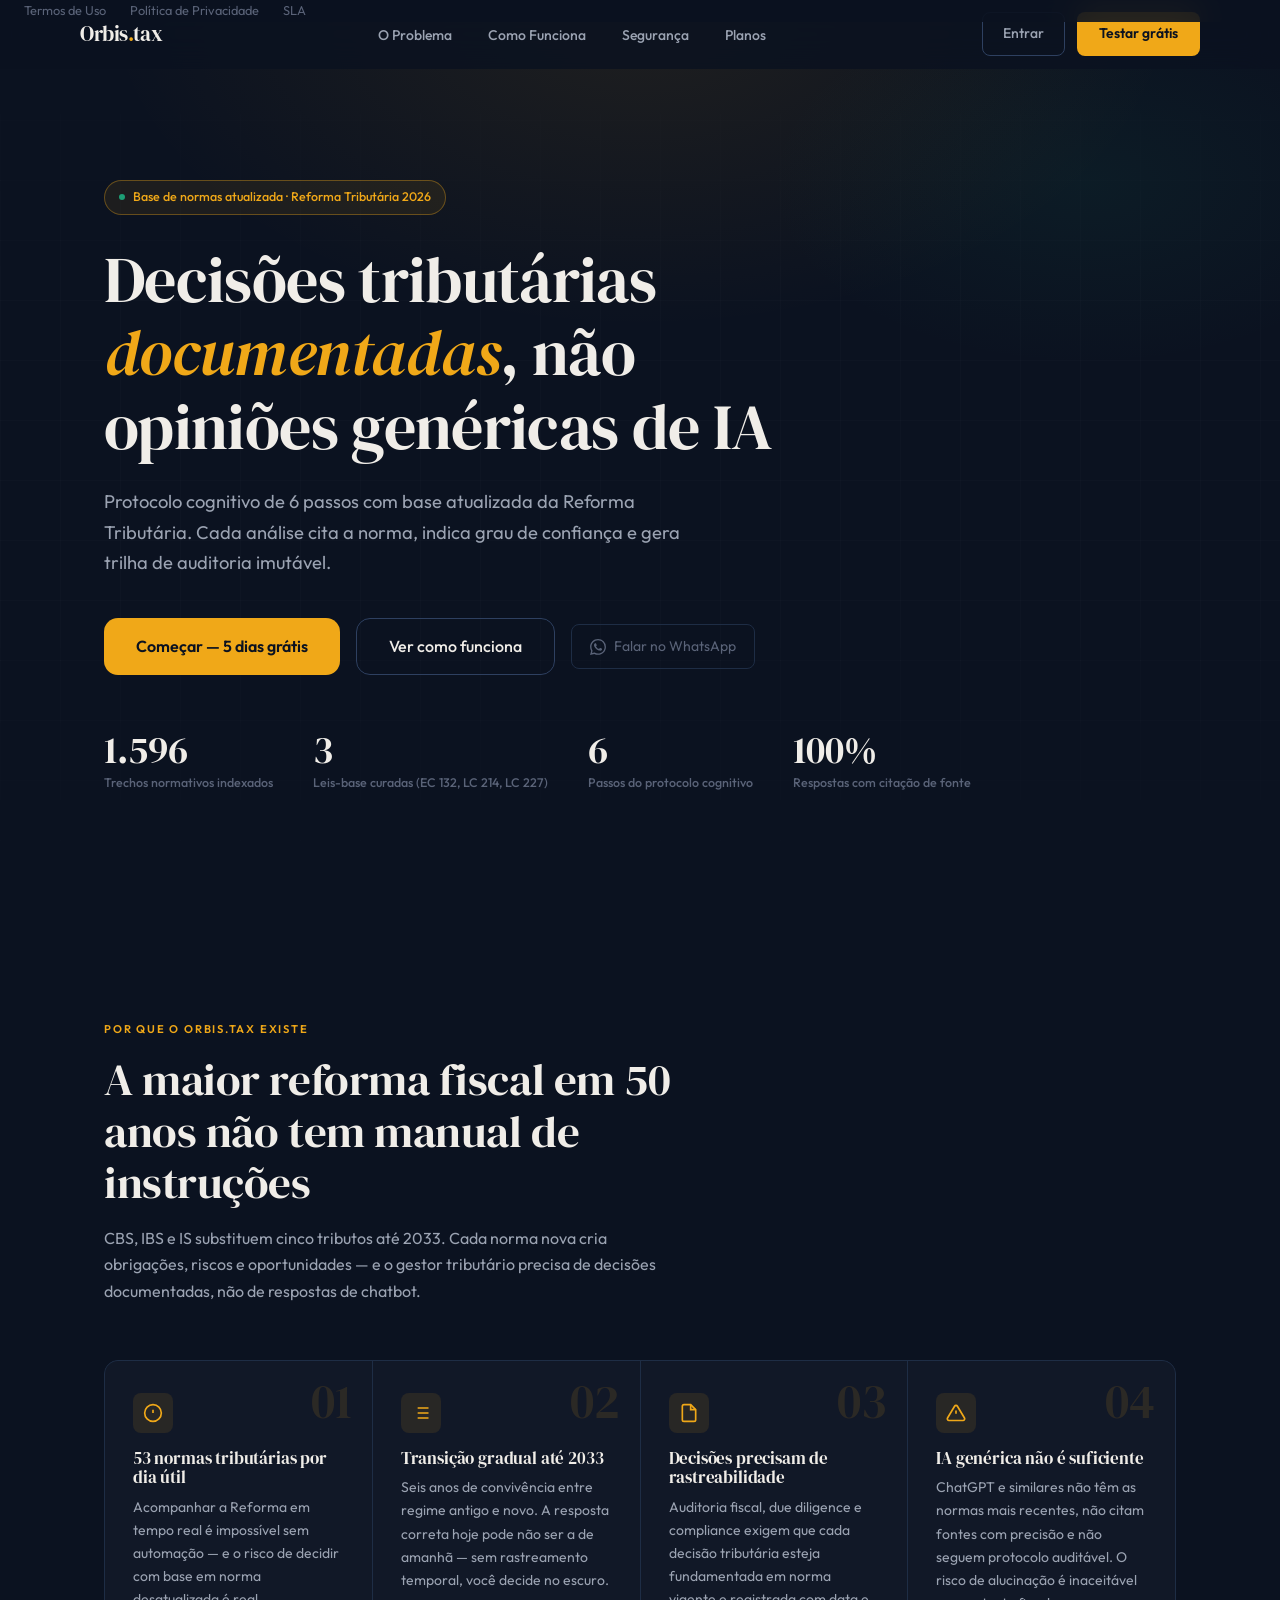
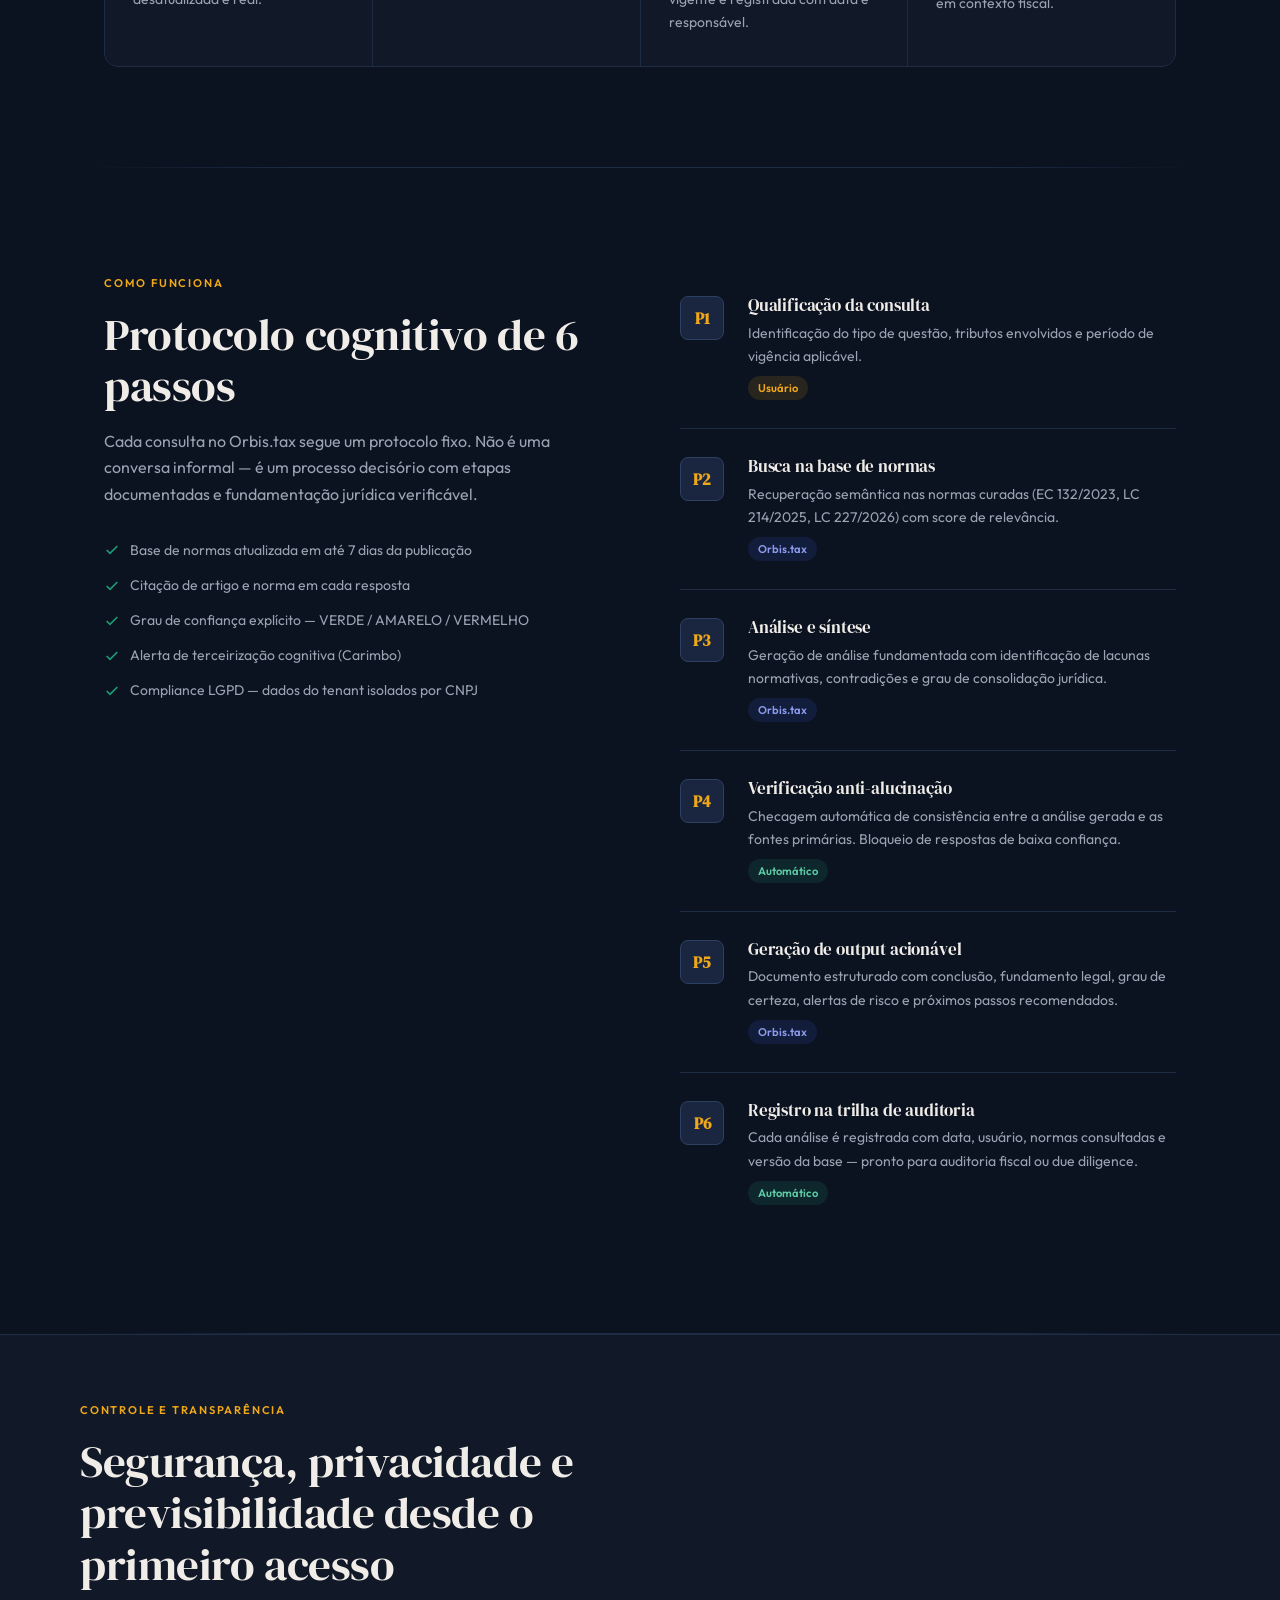
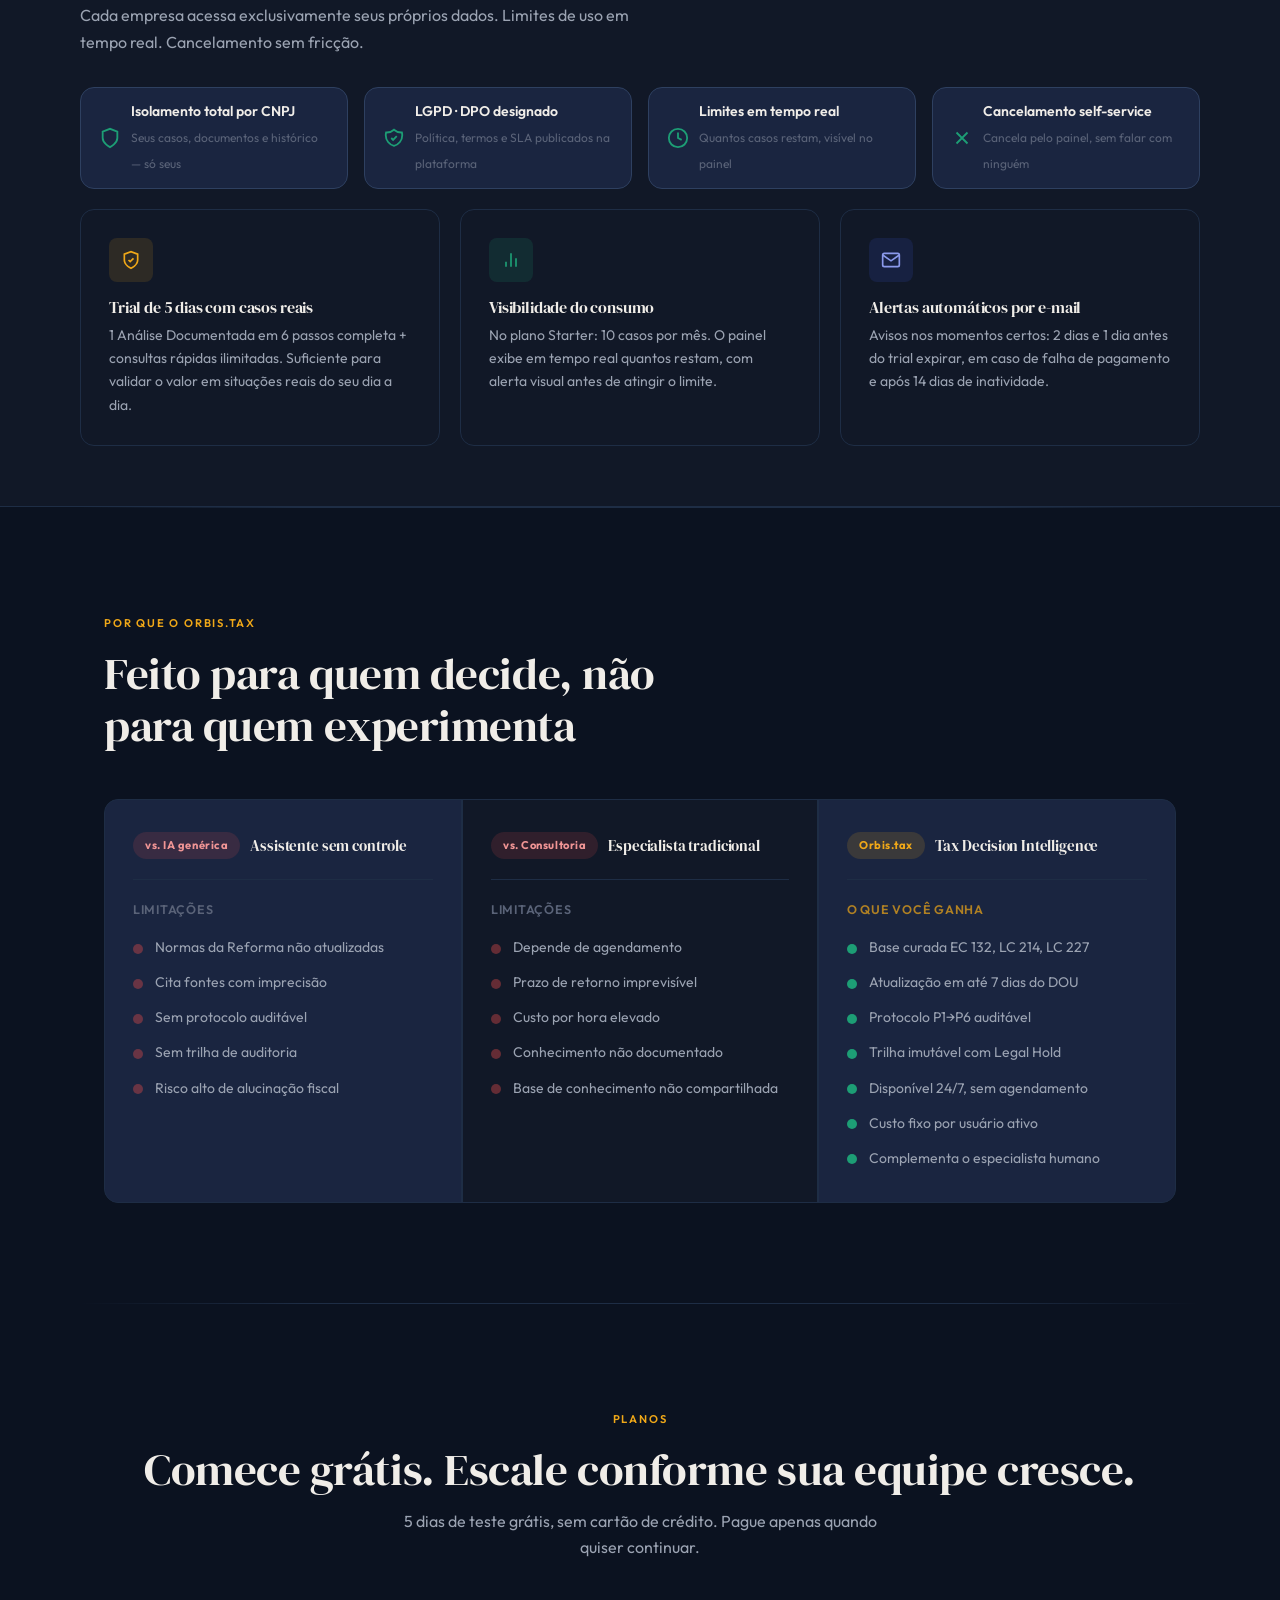
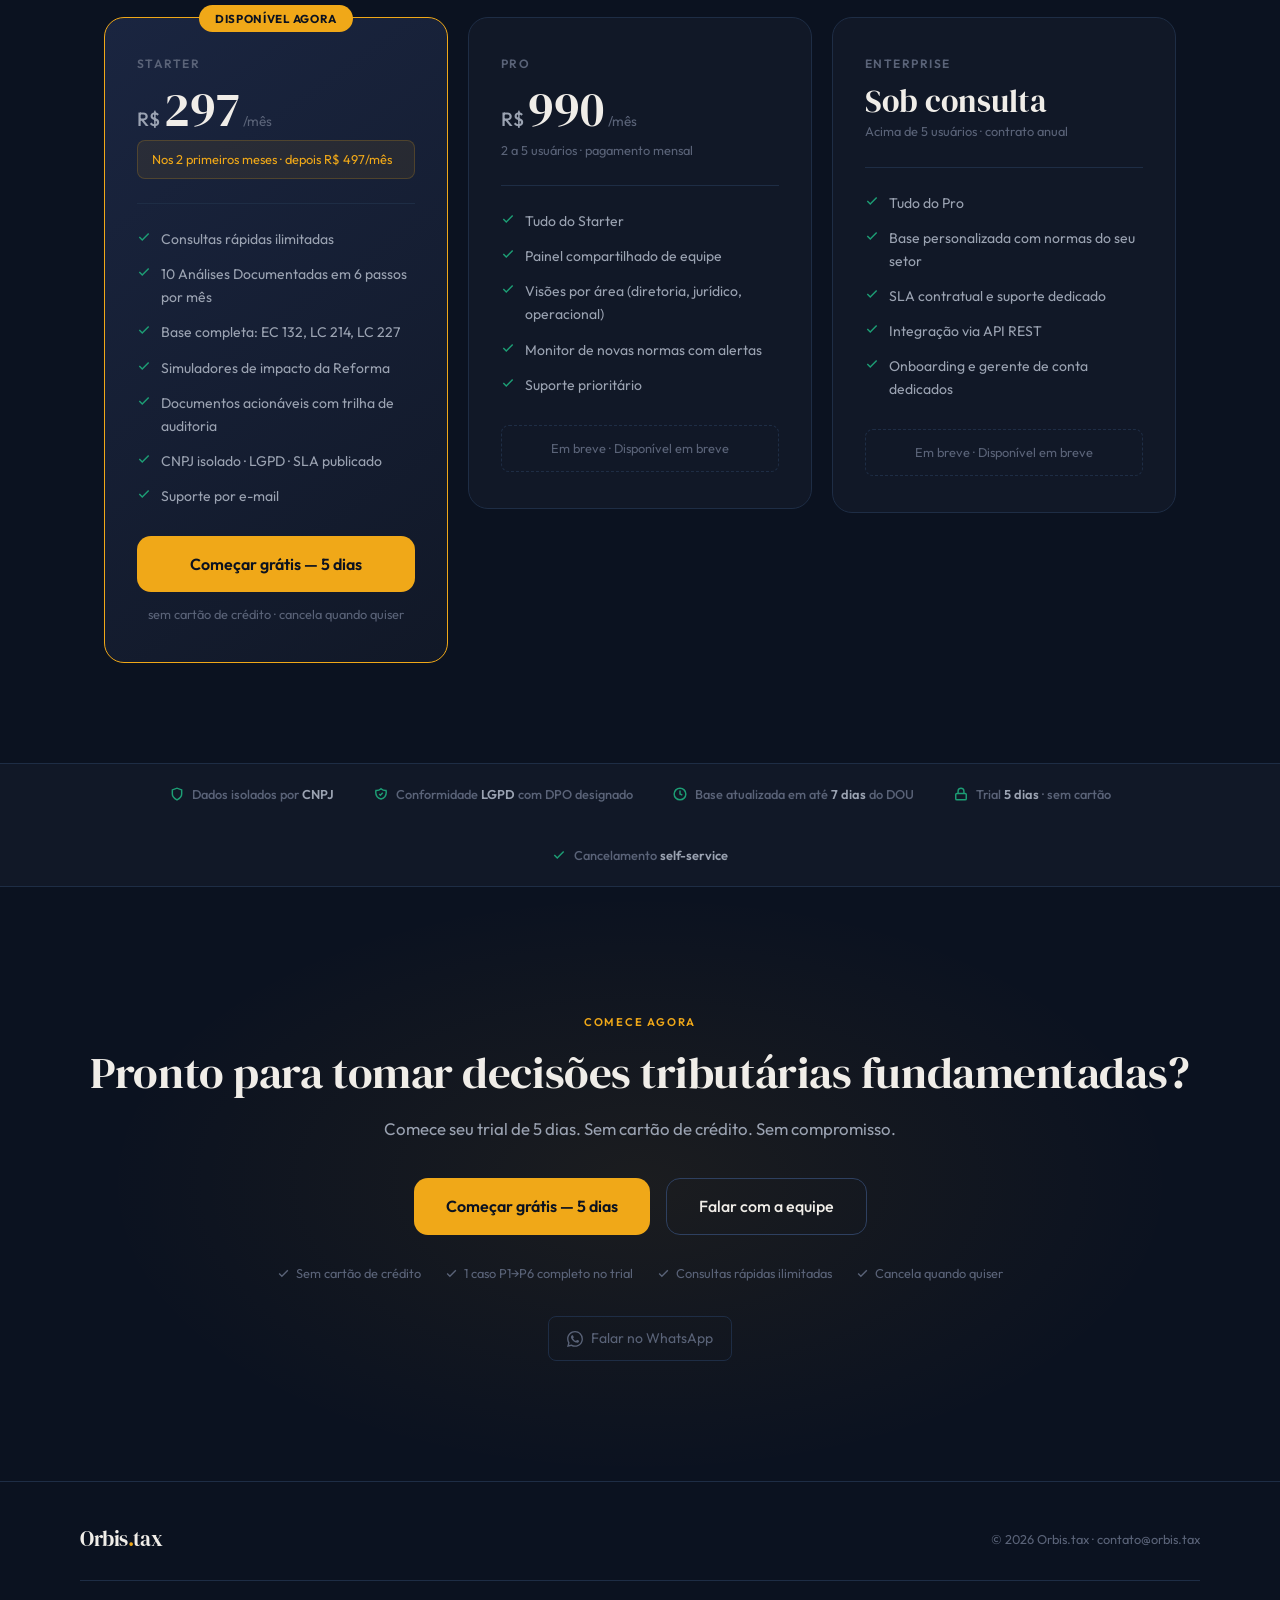
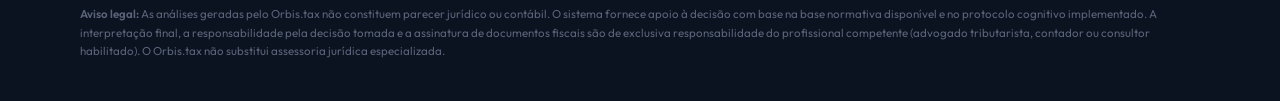
<file: landing/index.html>
<!DOCTYPE html>
<html lang="pt-BR">
<head>
<meta charset="UTF-8">
<meta name="viewport" content="width=device-width, initial-scale=1.0">
<title>Orbis.tax — Decisões tributárias documentadas, não opiniões de IA</title>
<meta name="description" content="Protocolo cognitivo de 6 passos com base atualizada da Reforma Tributária. Cada análise cita a norma, indica grau de confiança e gera trilha de auditoria imutável.">
<link rel="preconnect" href="https://fonts.googleapis.com">
<link rel="preconnect" href="https://fonts.gstatic.com" crossorigin>
<link href="https://fonts.googleapis.com/css2?family=DM+Serif+Display:ital@0;1&family=Outfit:wght@300;400;500;600;700&display=swap" rel="stylesheet">
<style>
*,*::before,*::after{box-sizing:border-box;margin:0;padding:0}
:root{
  --navy:#0B1220;
  --navy-2:#111827;
  --navy-3:#1a2540;
  --navy-4:#243050;
  --amber:#F0A818;
  --amber-light:#F5C254;
  --amber-dim:#7A5310;
  --teal:#1D9E75;
  --teal-light:#5DCAA5;
  --red:#E24B4A;
  --text-primary:#F0EDE8;
  --text-secondary:#9BA3B2;
  --text-muted:#5A6378;
  --border:#1E2D45;
  --border-bright:#2E4060;
  --serif:'DM Serif Display',Georgia,serif;
  --sans:'Outfit',system-ui,sans-serif;
  --radius:8px;
  --radius-lg:14px;
  --radius-xl:20px;
}
html{scroll-behavior:smooth;font-size:16px}
body{
  background:var(--navy);
  color:var(--text-primary);
  font-family:var(--sans);
  font-weight:400;
  line-height:1.65;
  overflow-x:hidden;
  -webkit-font-smoothing:antialiased;
}

/* ── TYPOGRAPHY ── */
h1,h2,h3{font-family:var(--serif);font-weight:400;line-height:1.15;letter-spacing:-0.01em}
h1{font-size:clamp(2.6rem,5vw,4.2rem)}
h2{font-size:clamp(1.9rem,3.5vw,2.8rem)}
h3{font-size:clamp(1.2rem,2vw,1.5rem)}
p{font-size:1rem;color:var(--text-secondary)}
strong{color:var(--text-primary);font-weight:600}
a{color:inherit;text-decoration:none}

/* ── LAYOUT ── */
.container{max-width:1120px;margin:0 auto;padding:0 24px}
.section{padding:100px 0}
.section-label{
  display:inline-block;
  font-family:var(--sans);
  font-size:0.7rem;
  font-weight:600;
  letter-spacing:.16em;
  text-transform:uppercase;
  color:var(--amber);
  margin-bottom:1rem;
}

/* ── REVEAL ANIMATIONS ── */
.reveal{opacity:0;transform:translateY(28px);transition:opacity .65s ease,transform .65s ease}
.reveal.visible{opacity:1;transform:none}
.reveal-delay-1{transition-delay:.1s}
.reveal-delay-2{transition-delay:.2s}
.reveal-delay-3{transition-delay:.3s}
.reveal-delay-4{transition-delay:.4s}

/* ── NAV ── */
nav{
  position:fixed;top:0;left:0;right:0;z-index:100;
  padding:0 24px;
  background:rgba(11,18,32,0.85);
  backdrop-filter:blur(16px);
  -webkit-backdrop-filter:blur(16px);
  border-bottom:1px solid transparent;
  transition:border-color .3s;
}
nav.scrolled{border-color:var(--border)}
.nav-inner{
  max-width:1120px;margin:0 auto;
  display:flex;align-items:center;justify-content:space-between;
  height:68px;
}
.nav-logo{
  font-family:var(--serif);
  font-size:1.3rem;
  color:var(--text-primary);
  letter-spacing:-.02em;
}
.nav-logo span{color:var(--amber)}
.nav-links{display:flex;align-items:center;gap:36px;list-style:none}
.nav-links a{
  font-size:.875rem;font-weight:500;
  color:var(--text-secondary);
  transition:color .2s;
}
.nav-links a:hover{color:var(--text-primary)}
.nav-actions{display:flex;align-items:center;gap:12px}
.btn-ghost{
  padding:9px 20px;border-radius:var(--radius);
  font-family:var(--sans);font-size:.875rem;font-weight:500;
  color:var(--text-secondary);
  border:1px solid var(--border-bright);
  transition:all .2s;cursor:pointer;
  background:transparent;
}
.btn-ghost:hover{color:var(--text-primary);border-color:var(--text-muted)}
.btn-primary{
  padding:10px 22px;border-radius:var(--radius);
  font-family:var(--sans);font-size:.875rem;font-weight:600;
  background:var(--amber);color:#0B1220;
  border:none;cursor:pointer;
  transition:background .2s,transform .15s;
  white-space:nowrap;
}
.btn-primary:hover{background:var(--amber-light);transform:translateY(-1px)}
.btn-primary:active{transform:translateY(0)}
.btn-lg{padding:15px 32px;font-size:1rem;border-radius:var(--radius-lg)}
.btn-outline-lg{
  padding:14px 32px;border-radius:var(--radius-lg);
  font-family:var(--sans);font-size:1rem;font-weight:500;
  color:var(--text-primary);
  border:1px solid var(--border-bright);
  cursor:pointer;background:transparent;
  transition:all .2s;
}
.btn-outline-lg:hover{background:var(--navy-3);border-color:var(--text-muted)}

/* ── HERO ── */
#hero{
  padding:180px 0 120px;
  position:relative;overflow:hidden;
}
.hero-bg{
  position:absolute;inset:0;
  background:
    radial-gradient(ellipse 70% 60% at 50% 0%, rgba(240,168,24,.09) 0%, transparent 60%),
    radial-gradient(ellipse 50% 40% at 85% 20%, rgba(29,158,117,.07) 0%, transparent 50%);
  pointer-events:none;
}
.hero-grid-lines{
  position:absolute;inset:0;
  background-image:
    linear-gradient(rgba(255,255,255,.025) 1px, transparent 1px),
    linear-gradient(90deg, rgba(255,255,255,.025) 1px, transparent 1px);
  background-size:60px 60px;
  mask-image:linear-gradient(to bottom, transparent, rgba(0,0,0,.6) 30%, rgba(0,0,0,.6) 70%, transparent);
  pointer-events:none;
}
.hero-badge{
  display:inline-flex;align-items:center;gap:8px;
  padding:6px 14px;border-radius:100px;
  border:1px solid rgba(240,168,24,.35);
  background:rgba(240,168,24,.08);
  font-size:.78rem;font-weight:500;color:var(--amber);
  margin-bottom:28px;
  animation:fadeIn .8s ease both;
}
.hero-badge-dot{
  width:6px;height:6px;border-radius:50%;
  background:var(--teal);
  animation:pulse 2s ease infinite;
}
@keyframes pulse{0%,100%{opacity:1;transform:scale(1)}50%{opacity:.6;transform:scale(.85)}}
@keyframes fadeIn{from{opacity:0;transform:translateY(-10px)}to{opacity:1;transform:none}}
.hero-headline{
  margin-bottom:24px;
  animation:slideUp .9s ease .1s both;
}
.hero-headline em{
  font-style:italic;color:var(--amber);
}
@keyframes slideUp{from{opacity:0;transform:translateY(32px)}to{opacity:1;transform:none}}
.hero-sub{
  font-size:1.15rem;max-width:600px;
  color:var(--text-secondary);margin-bottom:40px;
  animation:slideUp .9s ease .2s both;
}
.hero-actions{
  display:flex;align-items:center;gap:16px;flex-wrap:wrap;
  margin-bottom:56px;
  animation:slideUp .9s ease .3s both;
}
.hero-wa{
  display:inline-flex;align-items:center;gap:8px;
  font-size:.875rem;color:var(--text-muted);
  border:1px solid var(--border);
  padding:10px 18px;border-radius:var(--radius);
  transition:all .2s;cursor:pointer;
}
.hero-wa:hover{color:var(--text-secondary);border-color:var(--border-bright)}
.hero-wa svg{flex-shrink:0}
.hero-stats{
  display:flex;gap:40px;flex-wrap:wrap;
  animation:slideUp .9s ease .4s both;
}
.hero-stat-num{
  font-family:var(--serif);font-size:2.4rem;
  color:var(--text-primary);line-height:1;
}
.hero-stat-label{font-size:.78rem;color:var(--text-muted);margin-top:4px;font-weight:500}

/* ── TRUST BAR ── */
.trust-bar{
  border-top:1px solid var(--border);
  border-bottom:1px solid var(--border);
  background:var(--navy-2);
  padding:20px 24px;
}
.trust-bar-inner{
  max-width:1120px;margin:0 auto;
  display:flex;align-items:center;justify-content:center;
  gap:40px;flex-wrap:wrap;
}
.trust-item{
  display:flex;align-items:center;gap:8px;
  font-size:.8rem;font-weight:500;color:var(--text-muted);
}
.trust-item svg{color:var(--teal);flex-shrink:0}
.trust-item strong{color:var(--text-secondary);font-weight:600}

/* ── PROBLEM ── */
.problem-grid{
  display:grid;grid-template-columns:repeat(auto-fit,minmax(240px,1fr));
  gap:1px;background:var(--border);border-radius:var(--radius-lg);overflow:hidden;
  border:1px solid var(--border);
}
.problem-card{
  background:var(--navy-2);padding:32px 28px;
  position:relative;
}
.problem-num{
  font-family:var(--serif);font-size:3rem;
  color:rgba(240,168,24,.12);
  position:absolute;top:16px;right:20px;line-height:1;
}
.problem-icon{
  width:40px;height:40px;border-radius:var(--radius);
  background:rgba(240,168,24,.1);
  display:flex;align-items:center;justify-content:center;
  margin-bottom:16px;
}
.problem-icon svg{color:var(--amber)}
.problem-card h3{font-size:1.05rem;margin-bottom:8px}

/* ── PROTOCOLO ── */
.protocol-list{display:flex;flex-direction:column;gap:0}
.protocol-item{
  display:flex;gap:24px;align-items:flex-start;
  padding:28px 0;
  border-bottom:1px solid var(--border);
  position:relative;
}
.protocol-item:last-child{border-bottom:none}
.protocol-step{
  flex-shrink:0;width:44px;height:44px;
  border-radius:var(--radius);
  background:var(--navy-3);
  border:1px solid var(--border-bright);
  display:flex;align-items:center;justify-content:center;
  font-family:var(--serif);font-size:1rem;color:var(--amber);
  font-weight:700;
}
.protocol-content h3{font-size:1.05rem;margin-bottom:6px}
.protocol-tag{
  display:inline-block;padding:3px 10px;border-radius:100px;
  font-size:.7rem;font-weight:600;
  margin-top:8px;
}
.tag-auto{background:rgba(29,158,117,.15);color:var(--teal-light)}
.tag-human{background:rgba(240,168,24,.12);color:var(--amber)}
.tag-ai{background:rgba(53,74,183,.18);color:#8B9AEB}

/* ── FEATURES NOVAS ── */
.features-new-grid{
  display:grid;grid-template-columns:repeat(auto-fit,minmax(280px,1fr));
  gap:20px;
}
.feature-card{
  background:var(--navy-2);border:1px solid var(--border);
  border-radius:var(--radius-lg);padding:28px;
  transition:border-color .2s,transform .2s;
}
.feature-card:hover{border-color:var(--border-bright);transform:translateY(-2px)}
.feature-card-icon{
  width:44px;height:44px;border-radius:var(--radius);
  display:flex;align-items:center;justify-content:center;
  margin-bottom:16px;
}
.ic-teal{background:rgba(29,158,117,.15)}
.ic-teal svg{color:var(--teal)}
.ic-amber{background:rgba(240,168,24,.12)}
.ic-amber svg{color:var(--amber)}
.ic-blue{background:rgba(53,74,183,.18)}
.ic-blue svg{color:#8B9AEB}
.feature-card h3{font-size:1rem;margin-bottom:8px}

/* ── DIFERENCIAIS ── */
.diff-grid{display:grid;grid-template-columns:1fr 1fr 1fr;gap:1px;background:var(--border);border-radius:var(--radius-lg);overflow:hidden;border:1px solid var(--border)}
@media(max-width:768px){.diff-grid{grid-template-columns:1fr}}
.diff-col{background:var(--navy-2);padding:32px 28px}
.diff-col:first-child{background:var(--navy-3)}
.diff-header{
  display:flex;align-items:center;gap:10px;
  padding-bottom:20px;margin-bottom:20px;
  border-bottom:1px solid var(--border);
}
.diff-vs-badge{
  padding:4px 12px;border-radius:100px;
  font-size:.7rem;font-weight:700;
  background:rgba(226,75,74,.15);color:#F09595;
  letter-spacing:.05em;
}
.diff-orbis-badge{
  padding:4px 12px;border-radius:100px;
  font-size:.7rem;font-weight:700;
  background:rgba(240,168,24,.15);color:var(--amber);
  letter-spacing:.05em;
}
.diff-list{list-style:none;display:flex;flex-direction:column;gap:12px}
.diff-list li{
  font-size:.875rem;color:var(--text-secondary);
  padding-left:22px;position:relative;
}
.diff-list li::before{
  content:'';position:absolute;left:0;top:.55em;
  width:10px;height:10px;border-radius:50%;
  flex-shrink:0;
}
.diff-list.negative li::before{background:rgba(226,75,74,.4)}
.diff-list.positive li::before{background:var(--teal)}
.diff-title{font-size:.78rem;font-weight:600;color:var(--text-muted);letter-spacing:.06em;text-transform:uppercase;margin-bottom:16px}

/* ── PRICING ── */
.pricing-grid{
  display:grid;grid-template-columns:repeat(auto-fit,minmax(280px,1fr));
  gap:20px;align-items:start;
}
.price-card{
  background:var(--navy-2);border:1px solid var(--border);
  border-radius:var(--radius-xl);padding:36px 32px;
  position:relative;transition:border-color .2s;
}
.price-card:hover{border-color:var(--border-bright)}
.price-card.featured{
  border-color:var(--amber);
  background:linear-gradient(145deg,var(--navy-3) 0%,var(--navy-2) 100%);
}
.price-badge{
  position:absolute;top:-13px;left:50%;transform:translateX(-50%);
  padding:4px 16px;border-radius:100px;
  background:var(--amber);color:#0B1220;
  font-size:.72rem;font-weight:700;letter-spacing:.06em;text-transform:uppercase;
  white-space:nowrap;
}
.price-label{font-size:.75rem;font-weight:600;letter-spacing:.12em;text-transform:uppercase;color:var(--text-muted);margin-bottom:12px}
.price-amount{
  display:flex;align-items:baseline;gap:4px;margin-bottom:4px;
}
.price-currency{font-size:1.2rem;color:var(--text-secondary);font-weight:500;margin-top:6px}
.price-number{font-family:var(--serif);font-size:3rem;color:var(--text-primary);line-height:1}
.price-period{font-size:.85rem;color:var(--text-muted)}
.price-promo{
  font-size:.8rem;color:var(--amber);margin-bottom:24px;
  padding:8px 14px;border-radius:var(--radius);
  background:rgba(240,168,24,.08);border:1px solid rgba(240,168,24,.2);
}
.price-divider{height:1px;background:var(--border);margin:24px 0}
.price-features{list-style:none;display:flex;flex-direction:column;gap:12px;margin-bottom:28px}
.price-features li{
  font-size:.875rem;color:var(--text-secondary);
  display:flex;align-items:flex-start;gap:10px;
}
.price-features li svg{color:var(--teal);flex-shrink:0;margin-top:2px}
.price-coming{
  font-size:.8rem;color:var(--text-muted);
  text-align:center;padding:12px;
  border:1px dashed var(--border);border-radius:var(--radius);
  margin-top:8px;
}
.trial-note{
  text-align:center;font-size:.8rem;color:var(--text-muted);margin-top:12px;
}

/* ── SECURITY STRIP ── */
.security-strip{
  background:var(--navy-2);border-top:1px solid var(--border);border-bottom:1px solid var(--border);
  padding:60px 24px;
}
.security-inner{max-width:1120px;margin:0 auto}
.security-badges{
  display:flex;gap:16px;flex-wrap:wrap;margin-top:32px;
}
.sec-badge{
  display:flex;align-items:center;gap:10px;
  padding:12px 18px;border-radius:var(--radius-lg);
  background:var(--navy-3);border:1px solid var(--border-bright);
  flex:1;min-width:180px;
}
.sec-badge svg{color:var(--teal);flex-shrink:0}
.sec-badge-text strong{display:block;font-size:.875rem;font-weight:600;color:var(--text-primary)}
.sec-badge-text span{font-size:.75rem;color:var(--text-muted)}

/* ── FINAL CTA ── */
.final-cta{
  text-align:center;padding:120px 24px;
  position:relative;overflow:hidden;
}
.final-cta-bg{
  position:absolute;inset:0;
  background:radial-gradient(ellipse 60% 70% at 50% 50%, rgba(240,168,24,.07) 0%, transparent 70%);
  pointer-events:none;
}
.final-cta h2{margin-bottom:16px}
.final-cta p{max-width:520px;margin:0 auto 36px;font-size:1.05rem}
.final-cta-actions{display:flex;align-items:center;justify-content:center;gap:16px;flex-wrap:wrap}
.trial-details{
  display:flex;align-items:center;gap:24px;justify-content:center;flex-wrap:wrap;
  margin-top:28px;font-size:.8rem;color:var(--text-muted);
}
.trial-details span{display:flex;align-items:center;gap:6px}

/* ── FOOTER ── */
footer{
  border-top:1px solid var(--border);padding:40px 24px;
  background:var(--navy);
}
.footer-inner{
  max-width:1120px;margin:0 auto;
  display:flex;align-items:center;justify-content:space-between;flex-wrap:wrap;gap:20px;
}
.footer-links{display:flex;gap:24px;flex-wrap:wrap}
.footer-links a{font-size:.8rem;color:var(--text-muted);transition:color .2s}
.footer-links a:hover{color:var(--text-secondary)}
.footer-copy{font-size:.8rem;color:var(--text-muted)}
.disclaimer{
  max-width:1120px;margin:24px auto 0;padding-top:24px;
  border-top:1px solid var(--border);
  font-size:.72rem;color:var(--text-muted);line-height:1.6;
}

/* ── DIVIDER ── */
.section-divider{
  height:1px;max-width:1120px;margin:0 auto;
  background:linear-gradient(90deg,transparent,var(--border) 20%,var(--border) 80%,transparent);
}

/* ── RESPONSIVE ── */
@media(max-width:900px){
  .nav-links{display:none}
  .hero-stats{gap:28px}
  .protocol-item{gap:16px}
}
@media(max-width:600px){
  #hero{padding:140px 0 80px}
  .hero-actions{flex-direction:column;align-items:flex-start}
  .btn-lg,.btn-outline-lg{width:100%;text-align:center;justify-content:center}
  .trust-bar-inner{gap:24px}
  .diff-grid{grid-template-columns:1fr}
}
</style>
</head>
<body>

<!-- NAV -->
<nav id="nav">
  <div class="nav-inner">
    <a href="#" class="nav-logo">Orbis<span>.</span>tax</a>
    <ul class="nav-links">
      <li><a href="#problema">O Problema</a></li>
      <li><a href="#solucao">Como Funciona</a></li>
      <li><a href="#seguranca">Segurança</a></li>
      <li><a href="#precos">Planos</a></li>
    </ul>
    <div class="nav-actions">
      <a href="/login" class="btn-ghost">Entrar</a>
      <a href="/register" class="btn-primary">Testar grátis</a>
    </div>
  </div>
</nav>

<!-- HERO -->
<section id="hero">
  <div class="hero-bg"></div>
  <div class="hero-grid-lines"></div>
  <div class="container" style="position:relative">

    <div class="hero-badge">
      <span class="hero-badge-dot"></span>
      Base de normas atualizada · Reforma Tributária 2026
    </div>

    <h1 class="hero-headline">
      Decisões tributárias<br>
      <em>documentadas</em>, não<br>
      opiniões genéricas de IA
    </h1>

    <p class="hero-sub">
      Protocolo cognitivo de 6 passos com base atualizada da Reforma Tributária.
      Cada análise cita a norma, indica grau de confiança e gera trilha de auditoria imutável.
    </p>

    <div class="hero-actions">
      <a href="/register" class="btn-primary btn-lg">Começar — 5 dias grátis</a>
      <a href="#solucao" class="btn-outline-lg">Ver como funciona</a>
      <a href="https://wa.me/5511972521970?text=Ol%C3%A1%2C%20tenho%20interesse%20no%20Orbis.tax" class="hero-wa" target="_blank" rel="noopener">
        <svg width="16" height="16" viewBox="0 0 24 24" fill="currentColor"><path d="M17.472 14.382c-.297-.149-1.758-.867-2.03-.967-.273-.099-.471-.148-.67.15-.197.297-.767.966-.94 1.164-.173.199-.347.223-.644.075-.297-.15-1.255-.463-2.39-1.475-.883-.788-1.48-1.761-1.653-2.059-.173-.297-.018-.458.13-.606.134-.133.298-.347.446-.52.149-.174.198-.298.298-.497.099-.198.05-.371-.025-.52-.075-.149-.669-1.612-.916-2.207-.242-.579-.487-.5-.669-.51-.173-.008-.371-.01-.57-.01-.198 0-.52.074-.792.372-.272.297-1.04 1.016-1.04 2.479 0 1.462 1.065 2.875 1.213 3.074.149.198 2.096 3.2 5.077 4.487.709.306 1.262.489 1.694.625.712.227 1.36.195 1.871.118.571-.085 1.758-.719 2.006-1.413.248-.694.248-1.289.173-1.413-.074-.124-.272-.198-.57-.347m-5.421 7.403h-.004a9.87 9.87 0 01-5.031-1.378l-.361-.214-3.741.982.998-3.648-.235-.374a9.86 9.86 0 01-1.51-5.26c.001-5.45 4.436-9.884 9.888-9.884 2.64 0 5.122 1.03 6.988 2.898a9.825 9.825 0 012.893 6.994c-.003 5.45-4.437 9.884-9.885 9.884m8.413-18.297A11.815 11.815 0 0012.05 0C5.495 0 .16 5.335.157 11.892c0 2.096.547 4.142 1.588 5.945L.057 24l6.305-1.654a11.882 11.882 0 005.683 1.448h.005c6.554 0 11.89-5.335 11.893-11.893a11.821 11.821 0 00-3.48-8.413z"/></svg>
        Falar no WhatsApp
      </a>
    </div>

    <div class="hero-stats">
      <div>
        <div class="hero-stat-num">1.596</div>
        <div class="hero-stat-label">Trechos normativos indexados</div>
      </div>
      <div>
        <div class="hero-stat-num">3</div>
        <div class="hero-stat-label">Leis-base curadas (EC 132, LC 214, LC 227)</div>
      </div>
      <div>
        <div class="hero-stat-num">6</div>
        <div class="hero-stat-label">Passos do protocolo cognitivo</div>
      </div>
      <div>
        <div class="hero-stat-num">100%</div>
        <div class="hero-stat-label">Respostas com citação de fonte</div>
      </div>
    </div>

  </div>
</section>

<!-- PROBLEMA -->
<section class="section" id="problema">
  <div class="container">
    <div class="reveal">
      <span class="section-label">Por que o Orbis.tax existe</span>
      <h2 style="max-width:640px;margin-bottom:16px">
        A maior reforma fiscal em 50 anos não tem manual de instruções
      </h2>
      <p style="max-width:580px;margin-bottom:56px">
        CBS, IBS e IS substituem cinco tributos até 2033. Cada norma nova cria obrigações, riscos e oportunidades — e o gestor tributário precisa de decisões documentadas, não de respostas de chatbot.
      </p>
    </div>

    <div class="problem-grid reveal reveal-delay-1">
      <div class="problem-card">
        <div class="problem-num">01</div>
        <div class="problem-icon">
          <svg width="20" height="20" viewBox="0 0 24 24" fill="none" stroke="currentColor" stroke-width="2"><circle cx="12" cy="12" r="10"/><line x1="12" y1="8" x2="12" y2="12"/><line x1="12" y1="16" x2="12.01" y2="16"/></svg>
        </div>
        <h3>53 normas tributárias por dia útil</h3>
        <p style="margin-top:8px;font-size:.875rem">Acompanhar a Reforma em tempo real é impossível sem automação — e o risco de decidir com base em norma desatualizada é real.</p>
      </div>
      <div class="problem-card">
        <div class="problem-num">02</div>
        <div class="problem-icon">
          <svg width="20" height="20" viewBox="0 0 24 24" fill="none" stroke="currentColor" stroke-width="2"><path d="M8 6h13M8 12h13M8 18h13M3 6h.01M3 12h.01M3 18h.01"/></svg>
        </div>
        <h3>Transição gradual até 2033</h3>
        <p style="margin-top:8px;font-size:.875rem">Seis anos de convivência entre regime antigo e novo. A resposta correta hoje pode não ser a de amanhã — sem rastreamento temporal, você decide no escuro.</p>
      </div>
      <div class="problem-card">
        <div class="problem-num">03</div>
        <div class="problem-icon">
          <svg width="20" height="20" viewBox="0 0 24 24" fill="none" stroke="currentColor" stroke-width="2"><path d="M14 2H6a2 2 0 00-2 2v16a2 2 0 002 2h12a2 2 0 002-2V8z"/><polyline points="14 2 14 8 20 8"/></svg>
        </div>
        <h3>Decisões precisam de rastreabilidade</h3>
        <p style="margin-top:8px;font-size:.875rem">Auditoria fiscal, due diligence e compliance exigem que cada decisão tributária esteja fundamentada em norma vigente e registrada com data e responsável.</p>
      </div>
      <div class="problem-card">
        <div class="problem-num">04</div>
        <div class="problem-icon">
          <svg width="20" height="20" viewBox="0 0 24 24" fill="none" stroke="currentColor" stroke-width="2"><path d="M10.29 3.86L1.82 18a2 2 0 001.71 3h16.94a2 2 0 001.71-3L13.71 3.86a2 2 0 00-3.42 0z"/><line x1="12" y1="9" x2="12" y2="13"/><line x1="12" y1="17" x2="12.01" y2="17"/></svg>
        </div>
        <h3>IA genérica não é suficiente</h3>
        <p style="margin-top:8px;font-size:.875rem">ChatGPT e similares não têm as normas mais recentes, não citam fontes com precisão e não seguem protocolo auditável. O risco de alucinação é inaceitável em contexto fiscal.</p>
      </div>
    </div>
  </div>
</section>

<div class="section-divider"></div>

<!-- PROTOCOLO -->
<section class="section" id="solucao">
  <div class="container">
    <div style="display:grid;grid-template-columns:1fr 1fr;gap:80px;align-items:start" class="reveal">
      <div>
        <span class="section-label">Como funciona</span>
        <h2 style="margin-bottom:16px">Protocolo cognitivo de 6 passos</h2>
        <p>Cada consulta no Orbis.tax segue um protocolo fixo. Não é uma conversa informal — é um processo decisório com etapas documentadas e fundamentação jurídica verificável.</p>
        <div style="margin-top:32px;display:flex;flex-direction:column;gap:12px">
          <div style="display:flex;align-items:center;gap:10px;font-size:.875rem;color:var(--text-secondary)">
            <svg width="16" height="16" viewBox="0 0 24 24" fill="none" stroke="var(--teal)" stroke-width="2.5"><polyline points="20 6 9 17 4 12"/></svg>
            Base de normas atualizada em até 7 dias da publicação
          </div>
          <div style="display:flex;align-items:center;gap:10px;font-size:.875rem;color:var(--text-secondary)">
            <svg width="16" height="16" viewBox="0 0 24 24" fill="none" stroke="var(--teal)" stroke-width="2.5"><polyline points="20 6 9 17 4 12"/></svg>
            Citação de artigo e norma em cada resposta
          </div>
          <div style="display:flex;align-items:center;gap:10px;font-size:.875rem;color:var(--text-secondary)">
            <svg width="16" height="16" viewBox="0 0 24 24" fill="none" stroke="var(--teal)" stroke-width="2.5"><polyline points="20 6 9 17 4 12"/></svg>
            Grau de confiança explícito — VERDE / AMARELO / VERMELHO
          </div>
          <div style="display:flex;align-items:center;gap:10px;font-size:.875rem;color:var(--text-secondary)">
            <svg width="16" height="16" viewBox="0 0 24 24" fill="none" stroke="var(--teal)" stroke-width="2.5"><polyline points="20 6 9 17 4 12"/></svg>
            Alerta de terceirização cognitiva (Carimbo)
          </div>
          <div style="display:flex;align-items:center;gap:10px;font-size:.875rem;color:var(--text-secondary)">
            <svg width="16" height="16" viewBox="0 0 24 24" fill="none" stroke="var(--teal)" stroke-width="2.5"><polyline points="20 6 9 17 4 12"/></svg>
            Compliance LGPD — dados do tenant isolados por CNPJ
          </div>
        </div>
      </div>
      <div class="protocol-list">
        <div class="protocol-item">
          <div class="protocol-step">P1</div>
          <div class="protocol-content">
            <h3>Qualificação da consulta</h3>
            <p style="font-size:.875rem">Identificação do tipo de questão, tributos envolvidos e período de vigência aplicável.</p>
            <span class="protocol-tag tag-human">Usuário</span>
          </div>
        </div>
        <div class="protocol-item">
          <div class="protocol-step">P2</div>
          <div class="protocol-content">
            <h3>Busca na base de normas</h3>
            <p style="font-size:.875rem">Recuperação semântica nas normas curadas (EC 132/2023, LC 214/2025, LC 227/2026) com score de relevância.</p>
            <span class="protocol-tag tag-ai">Orbis.tax</span>
          </div>
        </div>
        <div class="protocol-item">
          <div class="protocol-step">P3</div>
          <div class="protocol-content">
            <h3>Análise e síntese</h3>
            <p style="font-size:.875rem">Geração de análise fundamentada com identificação de lacunas normativas, contradições e grau de consolidação jurídica.</p>
            <span class="protocol-tag tag-ai">Orbis.tax</span>
          </div>
        </div>
        <div class="protocol-item">
          <div class="protocol-step">P4</div>
          <div class="protocol-content">
            <h3>Verificação anti-alucinação</h3>
            <p style="font-size:.875rem">Checagem automática de consistência entre a análise gerada e as fontes primárias. Bloqueio de respostas de baixa confiança.</p>
            <span class="protocol-tag tag-auto">Automático</span>
          </div>
        </div>
        <div class="protocol-item">
          <div class="protocol-step">P5</div>
          <div class="protocol-content">
            <h3>Geração de output acionável</h3>
            <p style="font-size:.875rem">Documento estruturado com conclusão, fundamento legal, grau de certeza, alertas de risco e próximos passos recomendados.</p>
            <span class="protocol-tag tag-ai">Orbis.tax</span>
          </div>
        </div>
        <div class="protocol-item">
          <div class="protocol-step">P6</div>
          <div class="protocol-content">
            <h3>Registro na trilha de auditoria</h3>
            <p style="font-size:.875rem">Cada análise é registrada com data, usuário, normas consultadas e versão da base — pronto para auditoria fiscal ou due diligence.</p>
            <span class="protocol-tag tag-auto">Automático</span>
          </div>
        </div>
      </div>
    </div>
  </div>
</section>

<div class="section-divider"></div>

<!-- SEGURANÇA E TRIAL -->
<section class="security-strip" id="seguranca">
  <div class="security-inner">
    <div class="reveal">
      <span class="section-label">Controle e transparência</span>
      <h2 style="max-width:580px;margin-bottom:12px">Segurança, privacidade e previsibilidade desde o primeiro acesso</h2>
      <p style="max-width:560px">Cada empresa acessa exclusivamente seus próprios dados. Limites de uso em tempo real. Cancelamento sem fricção.</p>
    </div>
    <div class="security-badges reveal reveal-delay-1">
      <div class="sec-badge">
        <svg width="22" height="22" viewBox="0 0 24 24" fill="none" stroke="currentColor" stroke-width="2"><path d="M12 22s8-4 8-10V5l-8-3-8 3v7c0 6 8 10 8 10z"/></svg>
        <div class="sec-badge-text">
          <strong>Isolamento total por CNPJ</strong>
          <span>Seus casos, documentos e histórico — só seus</span>
        </div>
      </div>
      <div class="sec-badge">
        <svg width="22" height="22" viewBox="0 0 24 24" fill="none" stroke="currentColor" stroke-width="2"><path d="M9 12l2 2 4-4m5.618-4.016A11.955 11.955 0 0112 2.944a11.955 11.955 0 01-8.618 3.04A12.02 12.02 0 003 9c0 5.591 3.824 10.29 9 11.622 5.176-1.332 9-6.03 9-11.622 0-1.042-.133-2.052-.382-3.016z"/></svg>
        <div class="sec-badge-text">
          <strong>LGPD · DPO designado</strong>
          <span>Política, termos e SLA publicados na plataforma</span>
        </div>
      </div>
      <div class="sec-badge">
        <svg width="22" height="22" viewBox="0 0 24 24" fill="none" stroke="currentColor" stroke-width="2"><circle cx="12" cy="12" r="10"/><polyline points="12 6 12 12 16 14"/></svg>
        <div class="sec-badge-text">
          <strong>Limites em tempo real</strong>
          <span>Quantos casos restam, visível no painel</span>
        </div>
      </div>
      <div class="sec-badge">
        <svg width="22" height="22" viewBox="0 0 24 24" fill="none" stroke="currentColor" stroke-width="2"><path d="M18 6L6 18M6 6l12 12"/></svg>
        <div class="sec-badge-text">
          <strong>Cancelamento self-service</strong>
          <span>Cancela pelo painel, sem falar com ninguém</span>
        </div>
      </div>
    </div>

    <div class="features-new-grid reveal reveal-delay-2" style="margin-top:20px">
      <div class="feature-card">
        <div class="feature-card-icon ic-amber">
          <svg width="20" height="20" viewBox="0 0 24 24" fill="none" stroke="currentColor" stroke-width="2"><path d="M12 22s8-4 8-10V5l-8-3-8 3v7c0 6 8 10 8 10z"/><path d="M9 12l2 2 4-4"/></svg>
        </div>
        <h3>Trial de 5 dias com casos reais</h3>
        <p style="font-size:.875rem;margin-top:6px">1 Análise Documentada em 6 passos completa + consultas rápidas ilimitadas. Suficiente para validar o valor em situações reais do seu dia a dia.</p>
      </div>
      <div class="feature-card">
        <div class="feature-card-icon ic-teal">
          <svg width="20" height="20" viewBox="0 0 24 24" fill="none" stroke="currentColor" stroke-width="2"><path d="M18 20V10M12 20V4M6 20v-6"/></svg>
        </div>
        <h3>Visibilidade do consumo</h3>
        <p style="font-size:.875rem;margin-top:6px">No plano Starter: 10 casos por mês. O painel exibe em tempo real quantos restam, com alerta visual antes de atingir o limite.</p>
      </div>
      <div class="feature-card">
        <div class="feature-card-icon ic-blue">
          <svg width="20" height="20" viewBox="0 0 24 24" fill="none" stroke="currentColor" stroke-width="2"><path d="M4 4h16c1.1 0 2 .9 2 2v12c0 1.1-.9 2-2 2H4c-1.1 0-2-.9-2-2V6c0-1.1.9-2 2-2z"/><polyline points="22,6 12,13 2,6"/></svg>
        </div>
        <h3>Alertas automáticos por e-mail</h3>
        <p style="font-size:.875rem;margin-top:6px">Avisos nos momentos certos: 2 dias e 1 dia antes do trial expirar, em caso de falha de pagamento e após 14 dias de inatividade.</p>
      </div>
    </div>
  </div>
</section>

<div class="section-divider"></div>

<!-- DIFERENCIAIS -->
<section class="section" id="diferenciais">
  <div class="container">
    <div class="reveal" style="margin-bottom:48px">
      <span class="section-label">Por que o Orbis.tax</span>
      <h2 style="max-width:560px">Feito para quem decide, não para quem experimenta</h2>
    </div>

    <div class="diff-grid reveal reveal-delay-1">
      <div class="diff-col">
        <div class="diff-header">
          <span class="diff-vs-badge">vs. IA genérica</span>
          <h3 style="font-size:.95rem">Assistente sem controle</h3>
        </div>
        <div class="diff-title">Limitações</div>
        <ul class="diff-list negative">
          <li>Normas da Reforma não atualizadas</li>
          <li>Cita fontes com imprecisão</li>
          <li>Sem protocolo auditável</li>
          <li>Sem trilha de auditoria</li>
          <li>Risco alto de alucinação fiscal</li>
        </ul>
      </div>
      <div class="diff-col" style="border-left:1px solid var(--border);border-right:1px solid var(--border)">
        <div class="diff-header">
          <span class="diff-vs-badge">vs. Consultoria</span>
          <h3 style="font-size:.95rem">Especialista tradicional</h3>
        </div>
        <div class="diff-title">Limitações</div>
        <ul class="diff-list negative">
          <li>Depende de agendamento</li>
          <li>Prazo de retorno imprevisível</li>
          <li>Custo por hora elevado</li>
          <li>Conhecimento não documentado</li>
          <li>Base de conhecimento não compartilhada</li>
        </ul>
      </div>
      <div class="diff-col" style="background:var(--navy-3)">
        <div class="diff-header">
          <span class="diff-orbis-badge">Orbis.tax</span>
          <h3 style="font-size:.95rem">Tax Decision Intelligence</h3>
        </div>
        <div class="diff-title" style="color:var(--amber);opacity:.7">O que você ganha</div>
        <ul class="diff-list positive">
          <li>Base curada EC 132, LC 214, LC 227</li>
          <li>Atualização em até 7 dias do DOU</li>
          <li>Protocolo P1→P6 auditável</li>
          <li>Trilha imutável com Legal Hold</li>
          <li>Disponível 24/7, sem agendamento</li>
          <li>Custo fixo por usuário ativo</li>
          <li>Complementa o especialista humano</li>
        </ul>
      </div>
    </div>
  </div>
</section>

<div class="section-divider"></div>

<!-- PREÇOS -->
<section class="section" id="precos">
  <div class="container">
    <div class="reveal" style="text-align:center;margin-bottom:56px">
      <span class="section-label">Planos</span>
      <h2>Comece grátis. Escale conforme sua equipe cresce.</h2>
      <p style="max-width:480px;margin:12px auto 0">5 dias de teste grátis, sem cartão de crédito. Pague apenas quando quiser continuar.</p>
    </div>

    <div class="pricing-grid reveal reveal-delay-1">
      <div class="price-card featured">
        <div class="price-badge">DISPONÍVEL AGORA</div>
        <div class="price-label">Starter</div>
        <div class="price-amount">
          <span class="price-currency">R$</span>
          <span class="price-number">297</span>
          <span class="price-period">/mês</span>
        </div>
        <div class="price-promo">
          Nos 2 primeiros meses · depois R$ 497/mês
        </div>
        <div class="price-divider"></div>
        <ul class="price-features">
          <li>
            <svg width="14" height="14" viewBox="0 0 24 24" fill="none" stroke="currentColor" stroke-width="2.5"><polyline points="20 6 9 17 4 12"/></svg>
            Consultas rápidas ilimitadas
          </li>
          <li>
            <svg width="14" height="14" viewBox="0 0 24 24" fill="none" stroke="currentColor" stroke-width="2.5"><polyline points="20 6 9 17 4 12"/></svg>
            10 Análises Documentadas em 6 passos por mês
          </li>
          <li>
            <svg width="14" height="14" viewBox="0 0 24 24" fill="none" stroke="currentColor" stroke-width="2.5"><polyline points="20 6 9 17 4 12"/></svg>
            Base completa: EC 132, LC 214, LC 227
          </li>
          <li>
            <svg width="14" height="14" viewBox="0 0 24 24" fill="none" stroke="currentColor" stroke-width="2.5"><polyline points="20 6 9 17 4 12"/></svg>
            Simuladores de impacto da Reforma
          </li>
          <li>
            <svg width="14" height="14" viewBox="0 0 24 24" fill="none" stroke="currentColor" stroke-width="2.5"><polyline points="20 6 9 17 4 12"/></svg>
            Documentos acionáveis com trilha de auditoria
          </li>
          <li>
            <svg width="14" height="14" viewBox="0 0 24 24" fill="none" stroke="currentColor" stroke-width="2.5"><polyline points="20 6 9 17 4 12"/></svg>
            CNPJ isolado · LGPD · SLA publicado
          </li>
          <li>
            <svg width="14" height="14" viewBox="0 0 24 24" fill="none" stroke="currentColor" stroke-width="2.5"><polyline points="20 6 9 17 4 12"/></svg>
            Suporte por e-mail
          </li>
        </ul>
        <a href="/register" class="btn-primary btn-lg" style="display:block;text-align:center;width:100%">Começar grátis — 5 dias</a>
        <div class="trial-note">sem cartão de crédito · cancela quando quiser</div>
      </div>

      <div class="price-card">
        <div class="price-label">Pro</div>
        <div class="price-amount">
          <span class="price-currency">R$</span>
          <span class="price-number">990</span>
          <span class="price-period">/mês</span>
        </div>
        <p style="font-size:.8rem;color:var(--text-muted);margin-bottom:24px">2 a 5 usuários · pagamento mensal</p>
        <div class="price-divider"></div>
        <ul class="price-features">
          <li>
            <svg width="14" height="14" viewBox="0 0 24 24" fill="none" stroke="currentColor" stroke-width="2.5"><polyline points="20 6 9 17 4 12"/></svg>
            Tudo do Starter
          </li>
          <li>
            <svg width="14" height="14" viewBox="0 0 24 24" fill="none" stroke="currentColor" stroke-width="2.5"><polyline points="20 6 9 17 4 12"/></svg>
            Painel compartilhado de equipe
          </li>
          <li>
            <svg width="14" height="14" viewBox="0 0 24 24" fill="none" stroke="currentColor" stroke-width="2.5"><polyline points="20 6 9 17 4 12"/></svg>
            Visões por área (diretoria, jurídico, operacional)
          </li>
          <li>
            <svg width="14" height="14" viewBox="0 0 24 24" fill="none" stroke="currentColor" stroke-width="2.5"><polyline points="20 6 9 17 4 12"/></svg>
            Monitor de novas normas com alertas
          </li>
          <li>
            <svg width="14" height="14" viewBox="0 0 24 24" fill="none" stroke="currentColor" stroke-width="2.5"><polyline points="20 6 9 17 4 12"/></svg>
            Suporte prioritário
          </li>
        </ul>
        <div class="price-coming">Em breve · Disponível em breve</div>
      </div>

      <div class="price-card">
        <div class="price-label">Enterprise</div>
        <div class="price-number" style="font-family:var(--serif);font-size:2rem;color:var(--text-primary);margin-bottom:4px">Sob consulta</div>
        <p style="font-size:.8rem;color:var(--text-muted);margin-bottom:24px">Acima de 5 usuários · contrato anual</p>
        <div class="price-divider"></div>
        <ul class="price-features">
          <li>
            <svg width="14" height="14" viewBox="0 0 24 24" fill="none" stroke="currentColor" stroke-width="2.5"><polyline points="20 6 9 17 4 12"/></svg>
            Tudo do Pro
          </li>
          <li>
            <svg width="14" height="14" viewBox="0 0 24 24" fill="none" stroke="currentColor" stroke-width="2.5"><polyline points="20 6 9 17 4 12"/></svg>
            Base personalizada com normas do seu setor
          </li>
          <li>
            <svg width="14" height="14" viewBox="0 0 24 24" fill="none" stroke="currentColor" stroke-width="2.5"><polyline points="20 6 9 17 4 12"/></svg>
            SLA contratual e suporte dedicado
          </li>
          <li>
            <svg width="14" height="14" viewBox="0 0 24 24" fill="none" stroke="currentColor" stroke-width="2.5"><polyline points="20 6 9 17 4 12"/></svg>
            Integração via API REST
          </li>
          <li>
            <svg width="14" height="14" viewBox="0 0 24 24" fill="none" stroke="currentColor" stroke-width="2.5"><polyline points="20 6 9 17 4 12"/></svg>
            Onboarding e gerente de conta dedicados
          </li>
        </ul>
        <div class="price-coming">Em breve · Disponível em breve</div>
      </div>
    </div>
  </div>
</section>

<!-- TRUST BAR -->
<div class="trust-bar">
  <div class="trust-bar-inner">
    <div class="trust-item">
      <svg width="14" height="14" viewBox="0 0 24 24" fill="none" stroke="currentColor" stroke-width="2.5"><path d="M12 22s8-4 8-10V5l-8-3-8 3v7c0 6 8 10 8 10z"/></svg>
      <span>Dados isolados por <strong>CNPJ</strong></span>
    </div>
    <div class="trust-item">
      <svg width="14" height="14" viewBox="0 0 24 24" fill="none" stroke="currentColor" stroke-width="2.5"><path d="M9 12l2 2 4-4m5.618-4.016A11.955 11.955 0 0112 2.944a11.955 11.955 0 01-8.618 3.04A12.02 12.02 0 003 9c0 5.591 3.824 10.29 9 11.622 5.176-1.332 9-6.03 9-11.622 0-1.042-.133-2.052-.382-3.016z"/></svg>
      <span>Conformidade <strong>LGPD</strong> com DPO designado</span>
    </div>
    <div class="trust-item">
      <svg width="14" height="14" viewBox="0 0 24 24" fill="none" stroke="currentColor" stroke-width="2.5"><circle cx="12" cy="12" r="10"/><polyline points="12 6 12 12 16 14"/></svg>
      <span>Base atualizada em até <strong>7 dias</strong> do DOU</span>
    </div>
    <div class="trust-item">
      <svg width="14" height="14" viewBox="0 0 24 24" fill="none" stroke="currentColor" stroke-width="2.5"><rect x="3" y="11" width="18" height="11" rx="2" ry="2"/><path d="M7 11V7a5 5 0 0110 0v4"/></svg>
      <span>Trial <strong>5 dias</strong> · sem cartão</span>
    </div>
    <div class="trust-item">
      <svg width="14" height="14" viewBox="0 0 24 24" fill="none" stroke="currentColor" stroke-width="2.5"><polyline points="20 6 9 17 4 12"/></svg>
      <span>Cancelamento <strong>self-service</strong></span>
    </div>
  </div>
</div>

<!-- FINAL CTA -->
<section class="final-cta">
  <div class="final-cta-bg"></div>
  <div style="position:relative">
    <span class="section-label">Comece agora</span>
    <h2>Pronto para tomar decisões tributárias fundamentadas?</h2>
    <p>Comece seu trial de 5 dias. Sem cartão de crédito. Sem compromisso.</p>
    <div class="final-cta-actions">
      <a href="/register" class="btn-primary btn-lg">Começar grátis — 5 dias</a>
      <a href="mailto:contato@orbis.tax" class="btn-outline-lg">Falar com a equipe</a>
    </div>
    <div class="trial-details">
      <span>
        <svg width="13" height="13" viewBox="0 0 24 24" fill="none" stroke="currentColor" stroke-width="2.5"><polyline points="20 6 9 17 4 12"/></svg>
        Sem cartão de crédito
      </span>
      <span>
        <svg width="13" height="13" viewBox="0 0 24 24" fill="none" stroke="currentColor" stroke-width="2.5"><polyline points="20 6 9 17 4 12"/></svg>
        1 caso P1→P6 completo no trial
      </span>
      <span>
        <svg width="13" height="13" viewBox="0 0 24 24" fill="none" stroke="currentColor" stroke-width="2.5"><polyline points="20 6 9 17 4 12"/></svg>
        Consultas rápidas ilimitadas
      </span>
      <span>
        <svg width="13" height="13" viewBox="0 0 24 24" fill="none" stroke="currentColor" stroke-width="2.5"><polyline points="20 6 9 17 4 12"/></svg>
        Cancela quando quiser
      </span>
    </div>
    <div style="margin-top:32px">
      <a href="https://wa.me/5511972521970?text=Ol%C3%A1%2C%20tenho%20interesse%20no%20Orbis.tax" class="hero-wa" target="_blank" rel="noopener" style="display:inline-flex;margin:0 auto">
        <svg width="16" height="16" viewBox="0 0 24 24" fill="currentColor"><path d="M17.472 14.382c-.297-.149-1.758-.867-2.03-.967-.273-.099-.471-.148-.67.15-.197.297-.767.966-.94 1.164-.173.199-.347.223-.644.075-.297-.15-1.255-.463-2.39-1.475-.883-.788-1.48-1.761-1.653-2.059-.173-.297-.018-.458.13-.606.134-.133.298-.347.446-.52.149-.174.198-.298.298-.497.099-.198.05-.371-.025-.52-.075-.149-.669-1.612-.916-2.207-.242-.579-.487-.5-.669-.51-.173-.008-.371-.01-.57-.01-.198 0-.52.074-.792.372-.272.297-1.04 1.016-1.04 2.479 0 1.462 1.065 2.875 1.213 3.074.149.198 2.096 3.2 5.077 4.487.709.306 1.262.489 1.694.625.712.227 1.36.195 1.871.118.571-.085 1.758-.719 2.006-1.413.248-.694.248-1.289.173-1.413-.074-.124-.272-.198-.57-.347m-5.421 7.403h-.004a9.87 9.87 0 01-5.031-1.378l-.361-.214-3.741.982.998-3.648-.235-.374a9.86 9.86 0 01-1.51-5.26c.001-5.45 4.436-9.884 9.888-9.884 2.64 0 5.122 1.03 6.988 2.898a9.825 9.825 0 012.893 6.994c-.003 5.45-4.437 9.884-9.885 9.884m8.413-18.297A11.815 11.815 0 0012.05 0C5.495 0 .16 5.335.157 11.892c0 2.096.547 4.142 1.588 5.945L.057 24l6.305-1.654a11.882 11.882 0 005.683 1.448h.005c6.554 0 11.89-5.335 11.893-11.893a11.821 11.821 0 00-3.48-8.413z"/></svg>
        Falar no WhatsApp
      </a>
    </div>
  </div>
</section>

<!-- FOOTER -->
<footer>
  <div class="footer-inner">
    <span class="nav-logo" style="font-family:var(--serif)">Orbis<span style="color:var(--amber)">.</span>tax</span>
    <nav class="footer-links">
      <a href="/termos-de-uso">Termos de Uso</a>
      <a href="/politica-privacidade">Política de Privacidade</a>
      <a href="/sla">SLA</a>
    </nav>
    <span class="footer-copy">© 2026 Orbis.tax · contato@orbis.tax</span>
  </div>
  <div class="disclaimer">
    <strong style="color:var(--text-muted)">Aviso legal:</strong> As análises geradas pelo Orbis.tax não constituem parecer jurídico ou contábil. O sistema fornece apoio à decisão com base na base normativa disponível e no protocolo cognitivo implementado. A interpretação final, a responsabilidade pela decisão tomada e a assinatura de documentos fiscais são de exclusiva responsabilidade do profissional competente (advogado tributarista, contador ou consultor habilitado). O Orbis.tax não substitui assessoria jurídica especializada.
  </div>
</footer>

<script>
(function(){
  // Nav scroll state
  const nav = document.getElementById('nav');
  window.addEventListener('scroll', () => {
    nav.classList.toggle('scrolled', window.scrollY > 40);
  }, {passive: true});

  // Reveal on scroll
  const reveals = document.querySelectorAll('.reveal');
  const io = new IntersectionObserver((entries) => {
    entries.forEach(e => {
      if(e.isIntersecting) {
        e.target.classList.add('visible');
        io.unobserve(e.target);
      }
    });
  }, {threshold: 0.1, rootMargin: '0px 0px -40px 0px'});
  reveals.forEach(el => io.observe(el));

  // Protocol responsive layout fix
  const protocolList = document.querySelector('.protocol-list');
  function checkLayout() {
    if(window.innerWidth < 900 && protocolList) {
      protocolList.closest('[style*="grid-template-columns"]').style.gridTemplateColumns = '1fr';
    }
  }
  checkLayout();
  window.addEventListener('resize', checkLayout, {passive:true});
})();
</script>
</body>
</html>
</file>
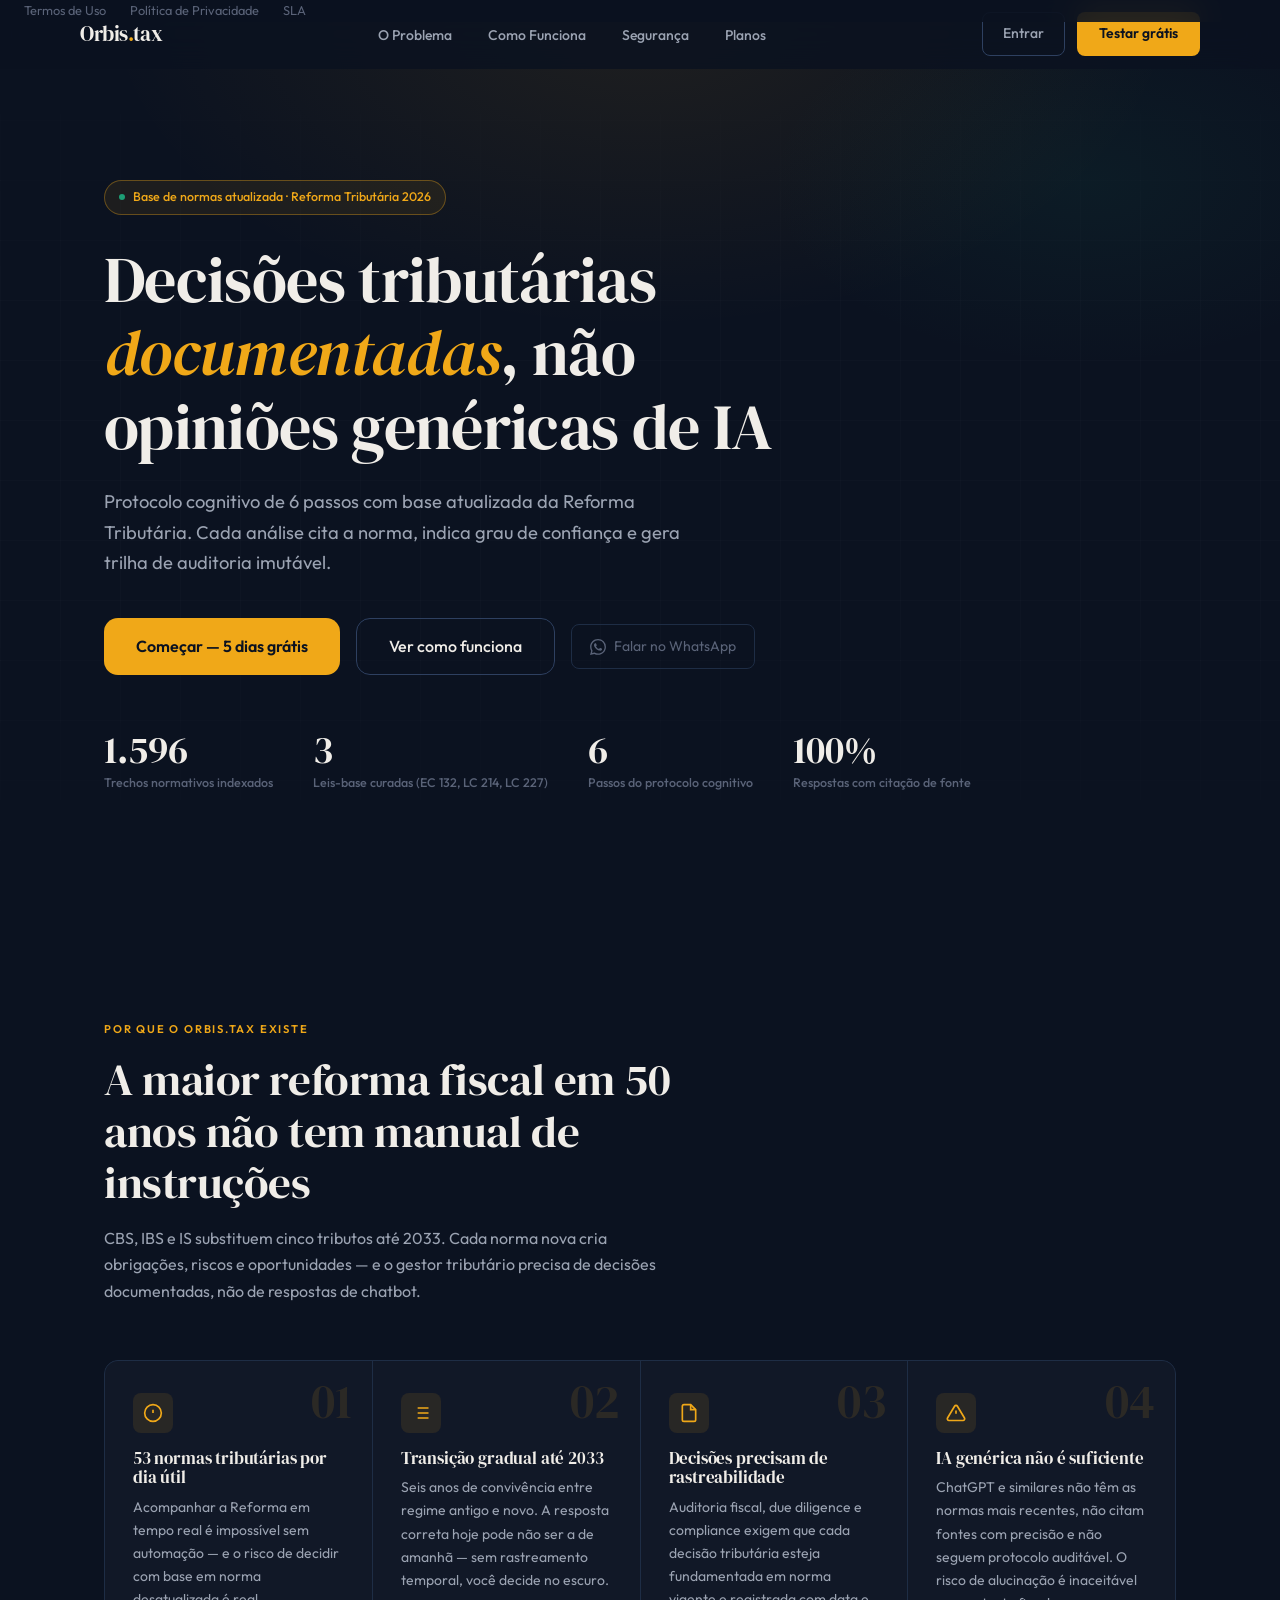
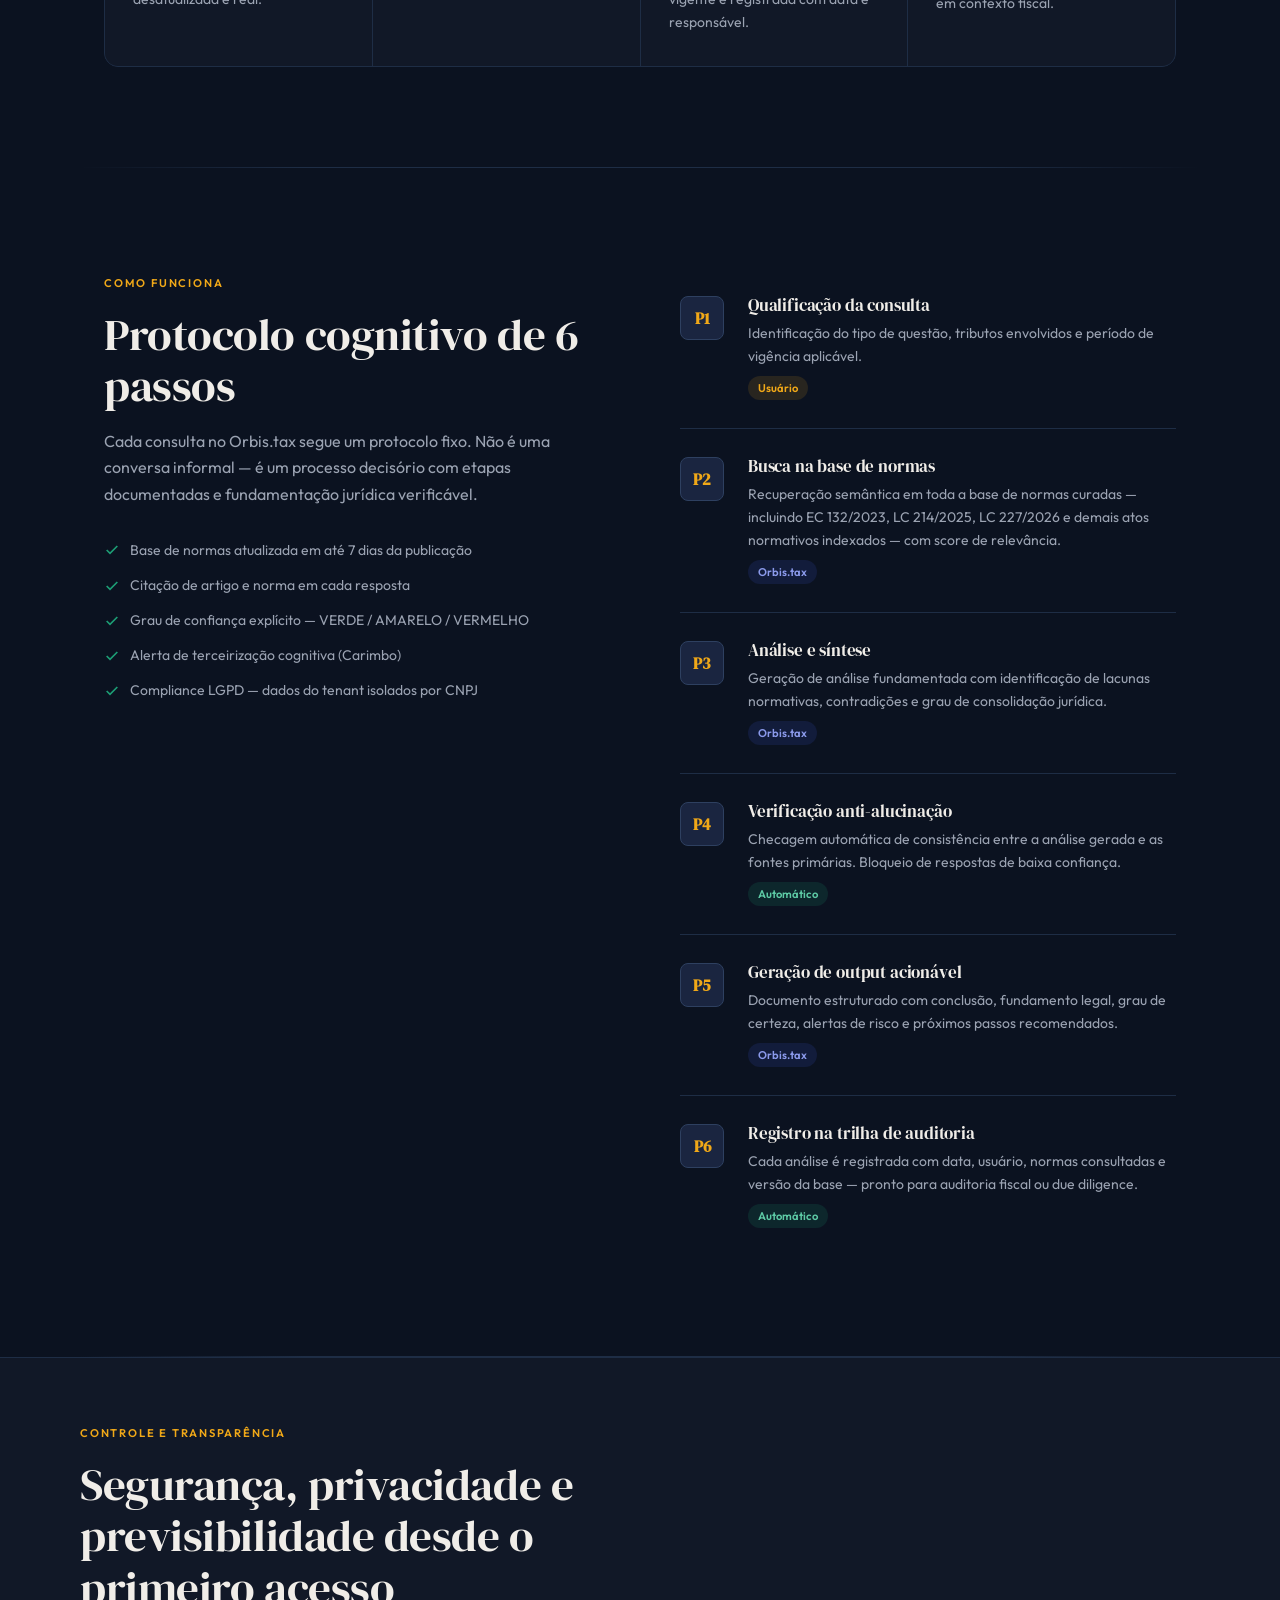
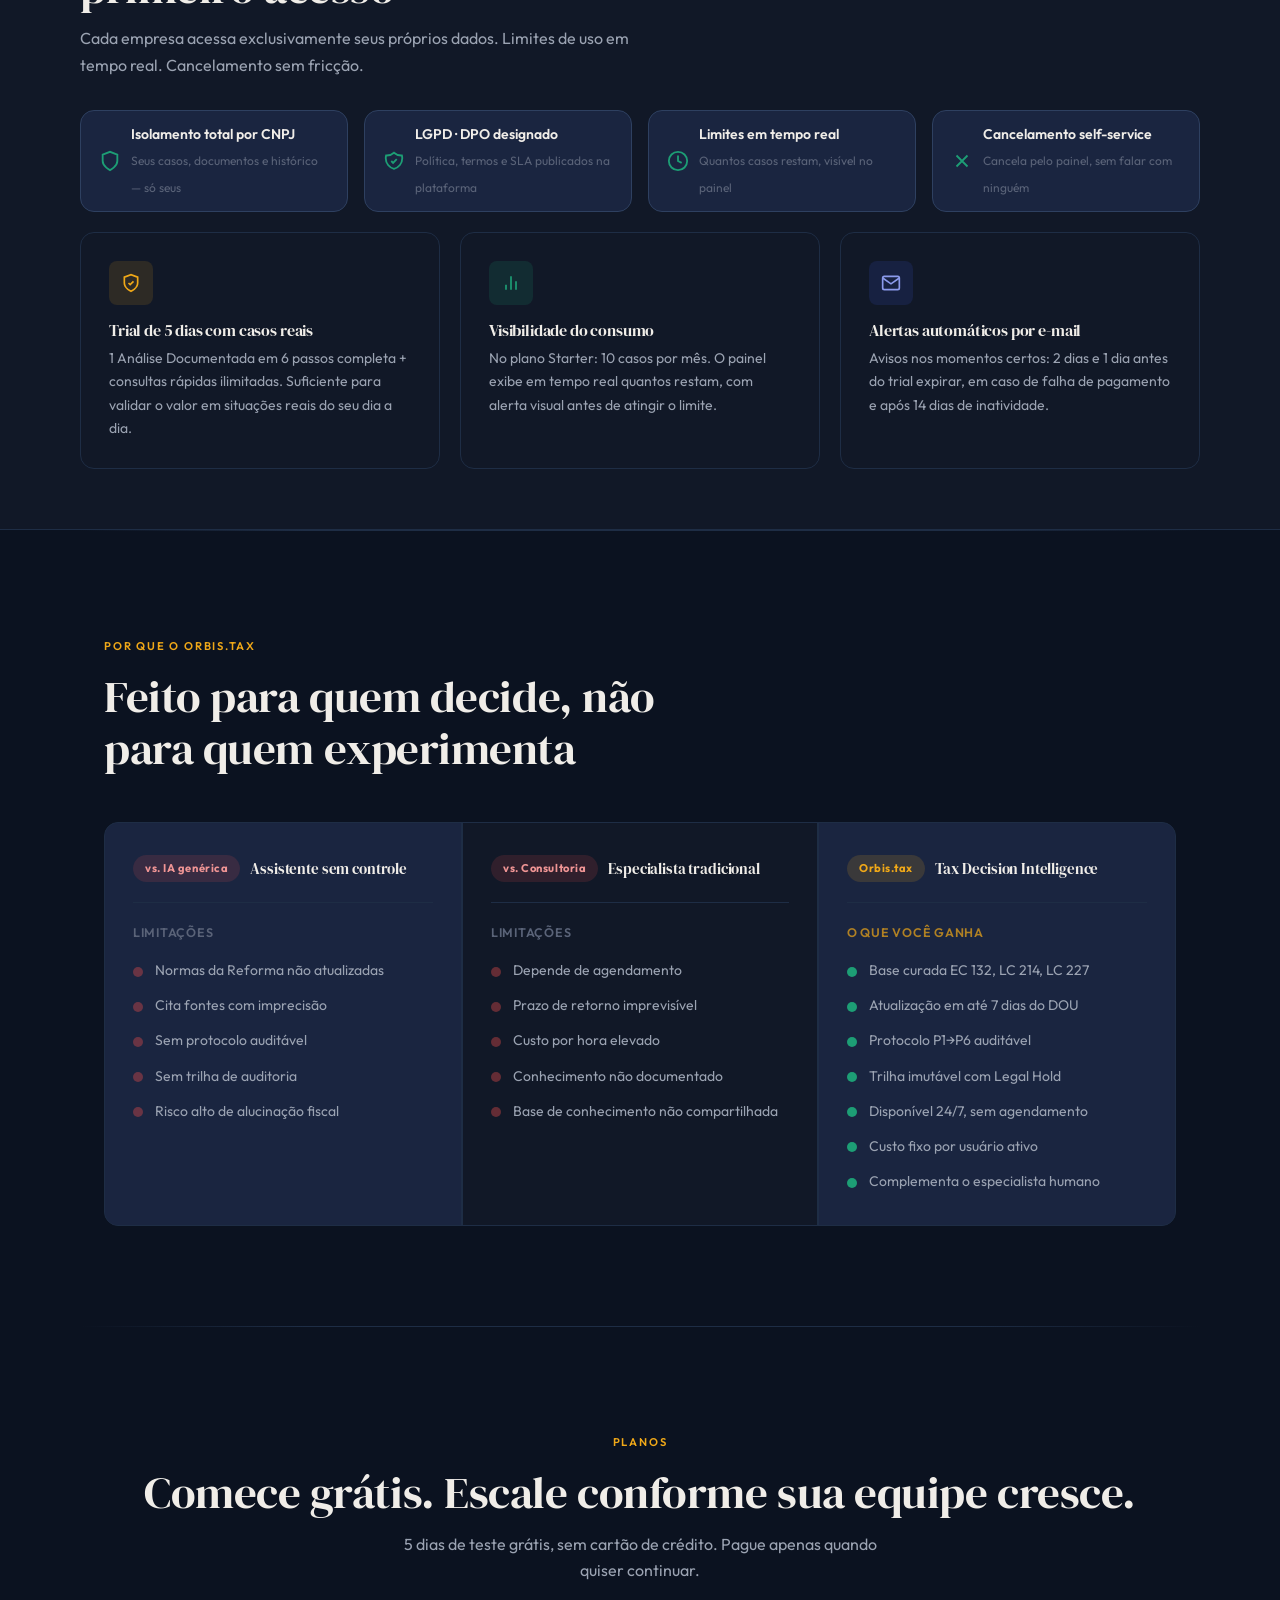
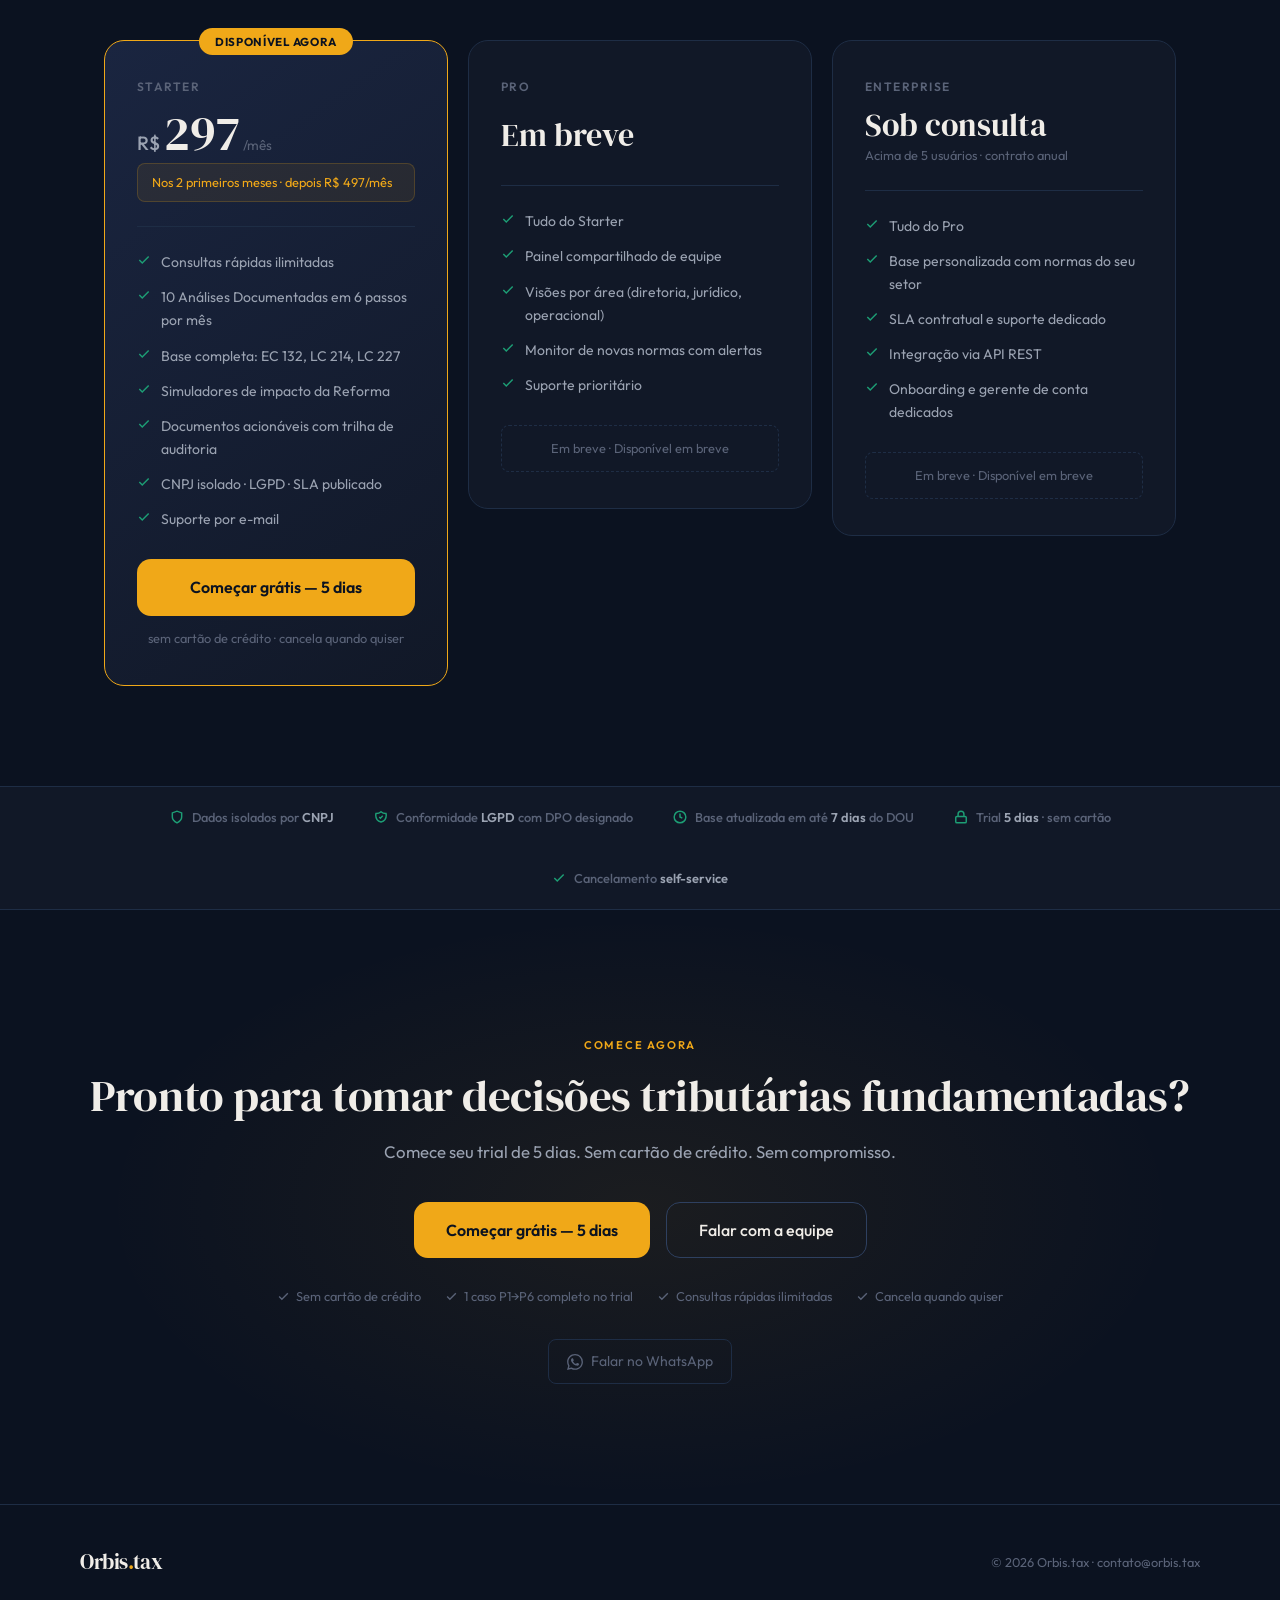
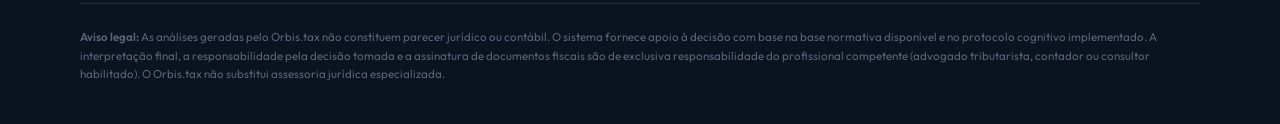
<file: frontend/public/landing-page.html>
<!DOCTYPE html>
<html lang="pt-BR">
<head>
<meta charset="UTF-8">
<meta name="viewport" content="width=device-width, initial-scale=1.0">
<title>Orbis.tax — Decisões tributárias documentadas, não opiniões de IA</title>
<meta name="description" content="Protocolo cognitivo de 6 passos com base atualizada da Reforma Tributária. Cada análise cita a norma, indica grau de confiança e gera trilha de auditoria imutável.">
<link rel="preconnect" href="https://fonts.googleapis.com">
<link rel="preconnect" href="https://fonts.gstatic.com" crossorigin>
<link href="https://fonts.googleapis.com/css2?family=DM+Serif+Display:ital@0;1&family=Outfit:wght@300;400;500;600;700&display=swap" rel="stylesheet">
<style>
*,*::before,*::after{box-sizing:border-box;margin:0;padding:0}
:root{
  --navy:#0B1220;
  --navy-2:#111827;
  --navy-3:#1a2540;
  --navy-4:#243050;
  --amber:#F0A818;
  --amber-light:#F5C254;
  --amber-dim:#7A5310;
  --teal:#1D9E75;
  --teal-light:#5DCAA5;
  --red:#E24B4A;
  --text-primary:#F0EDE8;
  --text-secondary:#9BA3B2;
  --text-muted:#5A6378;
  --border:#1E2D45;
  --border-bright:#2E4060;
  --serif:'DM Serif Display',Georgia,serif;
  --sans:'Outfit',system-ui,sans-serif;
  --radius:8px;
  --radius-lg:14px;
  --radius-xl:20px;
}
html{scroll-behavior:smooth;font-size:16px}
body{
  background:var(--navy);
  color:var(--text-primary);
  font-family:var(--sans);
  font-weight:400;
  line-height:1.65;
  overflow-x:clip;
  -webkit-font-smoothing:antialiased;
}

/* ── TYPOGRAPHY ── */
h1,h2,h3{font-family:var(--serif);font-weight:400;line-height:1.15;letter-spacing:-0.01em}
h1{font-size:clamp(2.6rem,5vw,4.2rem)}
h2{font-size:clamp(1.9rem,3.5vw,2.8rem)}
h3{font-size:clamp(1.2rem,2vw,1.5rem)}
p{font-size:1rem;color:var(--text-secondary)}
strong{color:var(--text-primary);font-weight:600}
a{color:inherit;text-decoration:none}

/* ── LAYOUT ── */
.container{max-width:1120px;margin:0 auto;padding:0 24px}
.section{padding:100px 0}
.section-label{
  display:inline-block;
  font-family:var(--sans);
  font-size:0.7rem;
  font-weight:600;
  letter-spacing:.16em;
  text-transform:uppercase;
  color:var(--amber);
  margin-bottom:1rem;
}

/* ── REVEAL ANIMATIONS ── */
.reveal{opacity:0;transform:translateY(28px);transition:opacity .65s ease,transform .65s ease}
.reveal.visible{opacity:1;transform:none}
.reveal-delay-1{transition-delay:.1s}
.reveal-delay-2{transition-delay:.2s}
.reveal-delay-3{transition-delay:.3s}
.reveal-delay-4{transition-delay:.4s}

/* ── NAV ── */
nav{
  position:fixed;top:0;left:0;right:0;z-index:100;
  padding:0 24px;
  background:rgba(11,18,32,0.85);
  backdrop-filter:blur(16px);
  -webkit-backdrop-filter:blur(16px);
  border-bottom:1px solid transparent;
  transition:border-color .3s;
}
nav.scrolled{border-color:var(--border)}
.nav-inner{
  max-width:1120px;margin:0 auto;
  display:flex;align-items:center;justify-content:space-between;
  height:68px;
}
.nav-logo{
  font-family:var(--serif);
  font-size:1.3rem;
  color:var(--text-primary);
  letter-spacing:-.02em;
}
.nav-logo span{color:var(--amber)}
.nav-links{display:flex;align-items:center;gap:36px;list-style:none}
.nav-links a{
  font-size:.875rem;font-weight:500;
  color:var(--text-secondary);
  transition:color .2s;
}
.nav-links a:hover{color:var(--text-primary)}
.nav-actions{display:flex;align-items:center;gap:12px}
.btn-ghost{
  padding:9px 20px;border-radius:var(--radius);
  font-family:var(--sans);font-size:.875rem;font-weight:500;
  color:var(--text-secondary);
  border:1px solid var(--border-bright);
  transition:all .2s;cursor:pointer;
  background:transparent;
}
.btn-ghost:hover{color:var(--text-primary);border-color:var(--text-muted)}
.btn-primary{
  padding:10px 22px;border-radius:var(--radius);
  font-family:var(--sans);font-size:.875rem;font-weight:600;
  background:var(--amber);color:#0B1220;
  border:none;cursor:pointer;
  transition:background .2s,transform .15s;
  white-space:nowrap;
}
.btn-primary:hover{background:var(--amber-light);transform:translateY(-1px)}
.btn-primary:active{transform:translateY(0)}
.btn-lg{padding:15px 32px;font-size:1rem;border-radius:var(--radius-lg)}
.btn-outline-lg{
  padding:14px 32px;border-radius:var(--radius-lg);
  font-family:var(--sans);font-size:1rem;font-weight:500;
  color:var(--text-primary);
  border:1px solid var(--border-bright);
  cursor:pointer;background:transparent;
  transition:all .2s;
}
.btn-outline-lg:hover{background:var(--navy-3);border-color:var(--text-muted)}

/* ── HERO ── */
#hero{
  padding:180px 0 120px;
  position:relative;overflow:hidden;
}
.hero-bg{
  position:absolute;inset:0;
  background:
    radial-gradient(ellipse 70% 60% at 50% 0%, rgba(240,168,24,.09) 0%, transparent 60%),
    radial-gradient(ellipse 50% 40% at 85% 20%, rgba(29,158,117,.07) 0%, transparent 50%);
  pointer-events:none;
}
.hero-grid-lines{
  position:absolute;inset:0;
  background-image:
    linear-gradient(rgba(255,255,255,.025) 1px, transparent 1px),
    linear-gradient(90deg, rgba(255,255,255,.025) 1px, transparent 1px);
  background-size:60px 60px;
  mask-image:linear-gradient(to bottom, transparent, rgba(0,0,0,.6) 30%, rgba(0,0,0,.6) 70%, transparent);
  pointer-events:none;
}
.hero-badge{
  display:inline-flex;align-items:center;gap:8px;
  padding:6px 14px;border-radius:100px;
  border:1px solid rgba(240,168,24,.35);
  background:rgba(240,168,24,.08);
  font-size:.78rem;font-weight:500;color:var(--amber);
  margin-bottom:28px;
  animation:fadeIn .8s ease both;
}
.hero-badge-dot{
  width:6px;height:6px;border-radius:50%;
  background:var(--teal);
  animation:pulse 2s ease infinite;
}
@keyframes pulse{0%,100%{opacity:1;transform:scale(1)}50%{opacity:.6;transform:scale(.85)}}
@keyframes fadeIn{from{opacity:0;transform:translateY(-10px)}to{opacity:1;transform:none}}
.hero-headline{
  margin-bottom:24px;
  animation:slideUp .9s ease .1s both;
}
.hero-headline em{
  font-style:italic;color:var(--amber);
}
@keyframes slideUp{from{opacity:0;transform:translateY(32px)}to{opacity:1;transform:none}}
.hero-sub{
  font-size:1.15rem;max-width:600px;
  color:var(--text-secondary);margin-bottom:40px;
  animation:slideUp .9s ease .2s both;
}
.hero-actions{
  display:flex;align-items:center;gap:16px;flex-wrap:wrap;
  margin-bottom:56px;
  animation:slideUp .9s ease .3s both;
}
.hero-wa{
  display:inline-flex;align-items:center;gap:8px;
  font-size:.875rem;color:var(--text-muted);
  border:1px solid var(--border);
  padding:10px 18px;border-radius:var(--radius);
  transition:all .2s;cursor:pointer;
}
.hero-wa:hover{color:var(--text-secondary);border-color:var(--border-bright)}
.hero-wa svg{flex-shrink:0}
.hero-stats{
  display:flex;gap:40px;flex-wrap:wrap;
  animation:slideUp .9s ease .4s both;
}
.hero-stat-num{
  font-family:var(--serif);font-size:2.4rem;
  color:var(--text-primary);line-height:1;
}
.hero-stat-label{font-size:.78rem;color:var(--text-muted);margin-top:4px;font-weight:500}

/* ── TRUST BAR ── */
.trust-bar{
  border-top:1px solid var(--border);
  border-bottom:1px solid var(--border);
  background:var(--navy-2);
  padding:20px 24px;
}
.trust-bar-inner{
  max-width:1120px;margin:0 auto;
  display:flex;align-items:center;justify-content:center;
  gap:40px;flex-wrap:wrap;
}
.trust-item{
  display:flex;align-items:center;gap:8px;
  font-size:.8rem;font-weight:500;color:var(--text-muted);
}
.trust-item svg{color:var(--teal);flex-shrink:0}
.trust-item strong{color:var(--text-secondary);font-weight:600}

/* ── PROBLEM ── */
.problem-grid{
  display:grid;grid-template-columns:repeat(auto-fit,minmax(240px,1fr));
  gap:1px;background:var(--border);border-radius:var(--radius-lg);overflow:hidden;
  border:1px solid var(--border);
}
.problem-card{
  background:var(--navy-2);padding:32px 28px;
  position:relative;
}
.problem-num{
  font-family:var(--serif);font-size:3rem;
  color:rgba(240,168,24,.12);
  position:absolute;top:16px;right:20px;line-height:1;
}
.problem-icon{
  width:40px;height:40px;border-radius:var(--radius);
  background:rgba(240,168,24,.1);
  display:flex;align-items:center;justify-content:center;
  margin-bottom:16px;
}
.problem-icon svg{color:var(--amber)}
.problem-card h3{font-size:1.05rem;margin-bottom:8px}

/* ── PROTOCOLO ── */
.protocol-list{display:flex;flex-direction:column;gap:0}
.protocol-item{
  display:flex;gap:24px;align-items:flex-start;
  padding:28px 0;
  border-bottom:1px solid var(--border);
  position:relative;
}
.protocol-item:last-child{border-bottom:none}
.protocol-step{
  flex-shrink:0;width:44px;height:44px;
  border-radius:var(--radius);
  background:var(--navy-3);
  border:1px solid var(--border-bright);
  display:flex;align-items:center;justify-content:center;
  font-family:var(--serif);font-size:1rem;color:var(--amber);
  font-weight:700;
}
.protocol-content h3{font-size:1.05rem;margin-bottom:6px}
.protocol-tag{
  display:inline-block;padding:3px 10px;border-radius:100px;
  font-size:.7rem;font-weight:600;
  margin-top:8px;
}
.tag-auto{background:rgba(29,158,117,.15);color:var(--teal-light)}
.tag-human{background:rgba(240,168,24,.12);color:var(--amber)}
.tag-ai{background:rgba(53,74,183,.18);color:#8B9AEB}

/* ── FEATURES NOVAS ── */
.features-new-grid{
  display:grid;grid-template-columns:repeat(auto-fit,minmax(280px,1fr));
  gap:20px;
}
.feature-card{
  background:var(--navy-2);border:1px solid var(--border);
  border-radius:var(--radius-lg);padding:28px;
  transition:border-color .2s,transform .2s;
}
.feature-card:hover{border-color:var(--border-bright);transform:translateY(-2px)}
.feature-card-icon{
  width:44px;height:44px;border-radius:var(--radius);
  display:flex;align-items:center;justify-content:center;
  margin-bottom:16px;
}
.ic-teal{background:rgba(29,158,117,.15)}
.ic-teal svg{color:var(--teal)}
.ic-amber{background:rgba(240,168,24,.12)}
.ic-amber svg{color:var(--amber)}
.ic-blue{background:rgba(53,74,183,.18)}
.ic-blue svg{color:#8B9AEB}
.feature-card h3{font-size:1rem;margin-bottom:8px}

/* ── DIFERENCIAIS ── */
.diff-grid{display:grid;grid-template-columns:1fr 1fr 1fr;gap:1px;background:var(--border);border-radius:var(--radius-lg);overflow:hidden;border:1px solid var(--border)}
@media(max-width:768px){.diff-grid{grid-template-columns:1fr}}
.diff-col{background:var(--navy-2);padding:32px 28px}
.diff-col:first-child{background:var(--navy-3)}
.diff-header{
  display:flex;align-items:center;gap:10px;
  padding-bottom:20px;margin-bottom:20px;
  border-bottom:1px solid var(--border);
}
.diff-vs-badge{
  padding:4px 12px;border-radius:100px;
  font-size:.7rem;font-weight:700;
  background:rgba(226,75,74,.15);color:#F09595;
  letter-spacing:.05em;
}
.diff-orbis-badge{
  padding:4px 12px;border-radius:100px;
  font-size:.7rem;font-weight:700;
  background:rgba(240,168,24,.15);color:var(--amber);
  letter-spacing:.05em;
}
.diff-list{list-style:none;display:flex;flex-direction:column;gap:12px}
.diff-list li{
  font-size:.875rem;color:var(--text-secondary);
  padding-left:22px;position:relative;
}
.diff-list li::before{
  content:'';position:absolute;left:0;top:.55em;
  width:10px;height:10px;border-radius:50%;
  flex-shrink:0;
}
.diff-list.negative li::before{background:rgba(226,75,74,.4)}
.diff-list.positive li::before{background:var(--teal)}
.diff-title{font-size:.78rem;font-weight:600;color:var(--text-muted);letter-spacing:.06em;text-transform:uppercase;margin-bottom:16px}

/* ── PRICING ── */
.pricing-grid{
  display:grid;grid-template-columns:repeat(auto-fit,minmax(280px,1fr));
  gap:20px;align-items:start;
}
.price-card{
  background:var(--navy-2);border:1px solid var(--border);
  border-radius:var(--radius-xl);padding:36px 32px;
  position:relative;transition:border-color .2s;
}
.price-card:hover{border-color:var(--border-bright)}
.price-card.featured{
  border-color:var(--amber);
  background:linear-gradient(145deg,var(--navy-3) 0%,var(--navy-2) 100%);
}
.price-badge{
  position:absolute;top:-13px;left:50%;transform:translateX(-50%);
  padding:4px 16px;border-radius:100px;
  background:var(--amber);color:#0B1220;
  font-size:.72rem;font-weight:700;letter-spacing:.06em;text-transform:uppercase;
  white-space:nowrap;
}
.price-label{font-size:.75rem;font-weight:600;letter-spacing:.12em;text-transform:uppercase;color:var(--text-muted);margin-bottom:12px}
.price-amount{
  display:flex;align-items:baseline;gap:4px;margin-bottom:4px;
}
.price-currency{font-size:1.2rem;color:var(--text-secondary);font-weight:500;margin-top:6px}
.price-number{font-family:var(--serif);font-size:3rem;color:var(--text-primary);line-height:1}
.price-period{font-size:.85rem;color:var(--text-muted)}
.price-promo{
  font-size:.8rem;color:var(--amber);margin-bottom:24px;
  padding:8px 14px;border-radius:var(--radius);
  background:rgba(240,168,24,.08);border:1px solid rgba(240,168,24,.2);
}
.price-divider{height:1px;background:var(--border);margin:24px 0}
.price-features{list-style:none;display:flex;flex-direction:column;gap:12px;margin-bottom:28px}
.price-features li{
  font-size:.875rem;color:var(--text-secondary);
  display:flex;align-items:flex-start;gap:10px;
}
.price-features li svg{color:var(--teal);flex-shrink:0;margin-top:2px}
.price-coming{
  font-size:.8rem;color:var(--text-muted);
  text-align:center;padding:12px;
  border:1px dashed var(--border);border-radius:var(--radius);
  margin-top:8px;
}
.trial-note{
  text-align:center;font-size:.8rem;color:var(--text-muted);margin-top:12px;
}

/* ── SECURITY STRIP ── */
.security-strip{
  background:var(--navy-2);border-top:1px solid var(--border);border-bottom:1px solid var(--border);
  padding:60px 24px;
}
.security-inner{max-width:1120px;margin:0 auto}
.security-badges{
  display:flex;gap:16px;flex-wrap:wrap;margin-top:32px;
}
.sec-badge{
  display:flex;align-items:center;gap:10px;
  padding:12px 18px;border-radius:var(--radius-lg);
  background:var(--navy-3);border:1px solid var(--border-bright);
  flex:1;min-width:180px;
}
.sec-badge svg{color:var(--teal);flex-shrink:0}
.sec-badge-text strong{display:block;font-size:.875rem;font-weight:600;color:var(--text-primary)}
.sec-badge-text span{font-size:.75rem;color:var(--text-muted)}

/* ── FINAL CTA ── */
.final-cta{
  text-align:center;padding:120px 24px;
  position:relative;overflow:hidden;
}
.final-cta-bg{
  position:absolute;inset:0;
  background:radial-gradient(ellipse 60% 70% at 50% 50%, rgba(240,168,24,.07) 0%, transparent 70%);
  pointer-events:none;
}
.final-cta h2{margin-bottom:16px}
.final-cta p{max-width:520px;margin:0 auto 36px;font-size:1.05rem}
.final-cta-actions{display:flex;align-items:center;justify-content:center;gap:16px;flex-wrap:wrap}
.trial-details{
  display:flex;align-items:center;gap:24px;justify-content:center;flex-wrap:wrap;
  margin-top:28px;font-size:.8rem;color:var(--text-muted);
}
.trial-details span{display:flex;align-items:center;gap:6px}

/* ── FOOTER ── */
footer{
  border-top:1px solid var(--border);padding:40px 24px;
  background:var(--navy);
}
.footer-inner{
  max-width:1120px;margin:0 auto;
  display:flex;align-items:center;justify-content:space-between;flex-wrap:wrap;gap:20px;
}
.footer-links{display:flex;gap:24px;flex-wrap:wrap}
.footer-links a{font-size:.8rem;color:var(--text-muted);transition:color .2s}
.footer-links a:hover{color:var(--text-secondary)}
.footer-copy{font-size:.8rem;color:var(--text-muted)}
.disclaimer{
  max-width:1120px;margin:24px auto 0;padding-top:24px;
  border-top:1px solid var(--border);
  font-size:.72rem;color:var(--text-muted);line-height:1.6;
}

/* ── DIVIDER ── */
.section-divider{
  height:1px;max-width:1120px;margin:0 auto;
  background:linear-gradient(90deg,transparent,var(--border) 20%,var(--border) 80%,transparent);
}

/* ── RESPONSIVE ── */
@media(max-width:900px){
  .nav-links{display:none}
  .hero-stats{gap:28px}
  .protocol-item{gap:16px}
}
@media(max-width:600px){
  #hero{padding:140px 0 80px}
  .hero-actions{flex-direction:column;align-items:flex-start}
  .btn-lg,.btn-outline-lg{width:100%;text-align:center;justify-content:center}
  .trust-bar-inner{gap:24px}
  .diff-grid{grid-template-columns:1fr}
}
</style>
</head>
<body>

<!-- NAV -->
<nav id="nav">
  <div class="nav-inner">
    <a href="#" class="nav-logo">Orbis<span>.</span>tax</a>
    <ul class="nav-links">
      <li><a href="#problema">O Problema</a></li>
      <li><a href="#solucao">Como Funciona</a></li>
      <li><a href="#seguranca">Segurança</a></li>
      <li><a href="#precos">Planos</a></li>
    </ul>
    <div class="nav-actions">
      <a href="/login" class="btn-ghost">Entrar</a>
      <a href="/register" class="btn-primary">Testar grátis</a>
    </div>
  </div>
</nav>

<!-- HERO -->
<section id="hero">
  <div class="hero-bg"></div>
  <div class="hero-grid-lines"></div>
  <div class="container" style="position:relative">

    <div class="hero-badge">
      <span class="hero-badge-dot"></span>
      Base de normas atualizada · Reforma Tributária 2026
    </div>

    <h1 class="hero-headline">
      Decisões tributárias<br>
      <em>documentadas</em>, não<br>
      opiniões genéricas de IA
    </h1>

    <p class="hero-sub">
      Protocolo cognitivo de 6 passos com base atualizada da Reforma Tributária.
      Cada análise cita a norma, indica grau de confiança e gera trilha de auditoria imutável.
    </p>

    <div class="hero-actions">
      <a href="/register" class="btn-primary btn-lg">Começar — 5 dias grátis</a>
      <a href="#solucao" class="btn-outline-lg">Ver como funciona</a>
      <a href="https://wa.me/5511972521970?text=Ol%C3%A1%2C%20tenho%20interesse%20no%20Orbis.tax" class="hero-wa" target="_blank" rel="noopener">
        <svg width="16" height="16" viewBox="0 0 24 24" fill="currentColor"><path d="M17.472 14.382c-.297-.149-1.758-.867-2.03-.967-.273-.099-.471-.148-.67.15-.197.297-.767.966-.94 1.164-.173.199-.347.223-.644.075-.297-.15-1.255-.463-2.39-1.475-.883-.788-1.48-1.761-1.653-2.059-.173-.297-.018-.458.13-.606.134-.133.298-.347.446-.52.149-.174.198-.298.298-.497.099-.198.05-.371-.025-.52-.075-.149-.669-1.612-.916-2.207-.242-.579-.487-.5-.669-.51-.173-.008-.371-.01-.57-.01-.198 0-.52.074-.792.372-.272.297-1.04 1.016-1.04 2.479 0 1.462 1.065 2.875 1.213 3.074.149.198 2.096 3.2 5.077 4.487.709.306 1.262.489 1.694.625.712.227 1.36.195 1.871.118.571-.085 1.758-.719 2.006-1.413.248-.694.248-1.289.173-1.413-.074-.124-.272-.198-.57-.347m-5.421 7.403h-.004a9.87 9.87 0 01-5.031-1.378l-.361-.214-3.741.982.998-3.648-.235-.374a9.86 9.86 0 01-1.51-5.26c.001-5.45 4.436-9.884 9.888-9.884 2.64 0 5.122 1.03 6.988 2.898a9.825 9.825 0 012.893 6.994c-.003 5.45-4.437 9.884-9.885 9.884m8.413-18.297A11.815 11.815 0 0012.05 0C5.495 0 .16 5.335.157 11.892c0 2.096.547 4.142 1.588 5.945L.057 24l6.305-1.654a11.882 11.882 0 005.683 1.448h.005c6.554 0 11.89-5.335 11.893-11.893a11.821 11.821 0 00-3.48-8.413z"/></svg>
        Falar no WhatsApp
      </a>
    </div>

    <div class="hero-stats">
      <div>
        <div class="hero-stat-num">1.596</div>
        <div class="hero-stat-label">Trechos normativos indexados</div>
      </div>
      <div>
        <div class="hero-stat-num">3</div>
        <div class="hero-stat-label">Leis-base curadas (EC 132, LC 214, LC 227)</div>
      </div>
      <div>
        <div class="hero-stat-num">6</div>
        <div class="hero-stat-label">Passos do protocolo cognitivo</div>
      </div>
      <div>
        <div class="hero-stat-num">100%</div>
        <div class="hero-stat-label">Respostas com citação de fonte</div>
      </div>
    </div>

  </div>
</section>

<!-- PROBLEMA -->
<section class="section" id="problema">
  <div class="container">
    <div class="reveal">
      <span class="section-label">Por que o Orbis.tax existe</span>
      <h2 style="max-width:640px;margin-bottom:16px">
        A maior reforma fiscal em 50 anos não tem manual de instruções
      </h2>
      <p style="max-width:580px;margin-bottom:56px">
        CBS, IBS e IS substituem cinco tributos até 2033. Cada norma nova cria obrigações, riscos e oportunidades — e o gestor tributário precisa de decisões documentadas, não de respostas de chatbot.
      </p>
    </div>

    <div class="problem-grid reveal reveal-delay-1">
      <div class="problem-card">
        <div class="problem-num">01</div>
        <div class="problem-icon">
          <svg width="20" height="20" viewBox="0 0 24 24" fill="none" stroke="currentColor" stroke-width="2"><circle cx="12" cy="12" r="10"/><line x1="12" y1="8" x2="12" y2="12"/><line x1="12" y1="16" x2="12.01" y2="16"/></svg>
        </div>
        <h3>53 normas tributárias por dia útil</h3>
        <p style="margin-top:8px;font-size:.875rem">Acompanhar a Reforma em tempo real é impossível sem automação — e o risco de decidir com base em norma desatualizada é real.</p>
      </div>
      <div class="problem-card">
        <div class="problem-num">02</div>
        <div class="problem-icon">
          <svg width="20" height="20" viewBox="0 0 24 24" fill="none" stroke="currentColor" stroke-width="2"><path d="M8 6h13M8 12h13M8 18h13M3 6h.01M3 12h.01M3 18h.01"/></svg>
        </div>
        <h3>Transição gradual até 2033</h3>
        <p style="margin-top:8px;font-size:.875rem">Seis anos de convivência entre regime antigo e novo. A resposta correta hoje pode não ser a de amanhã — sem rastreamento temporal, você decide no escuro.</p>
      </div>
      <div class="problem-card">
        <div class="problem-num">03</div>
        <div class="problem-icon">
          <svg width="20" height="20" viewBox="0 0 24 24" fill="none" stroke="currentColor" stroke-width="2"><path d="M14 2H6a2 2 0 00-2 2v16a2 2 0 002 2h12a2 2 0 002-2V8z"/><polyline points="14 2 14 8 20 8"/></svg>
        </div>
        <h3>Decisões precisam de rastreabilidade</h3>
        <p style="margin-top:8px;font-size:.875rem">Auditoria fiscal, due diligence e compliance exigem que cada decisão tributária esteja fundamentada em norma vigente e registrada com data e responsável.</p>
      </div>
      <div class="problem-card">
        <div class="problem-num">04</div>
        <div class="problem-icon">
          <svg width="20" height="20" viewBox="0 0 24 24" fill="none" stroke="currentColor" stroke-width="2"><path d="M10.29 3.86L1.82 18a2 2 0 001.71 3h16.94a2 2 0 001.71-3L13.71 3.86a2 2 0 00-3.42 0z"/><line x1="12" y1="9" x2="12" y2="13"/><line x1="12" y1="17" x2="12.01" y2="17"/></svg>
        </div>
        <h3>IA genérica não é suficiente</h3>
        <p style="margin-top:8px;font-size:.875rem">ChatGPT e similares não têm as normas mais recentes, não citam fontes com precisão e não seguem protocolo auditável. O risco de alucinação é inaceitável em contexto fiscal.</p>
      </div>
    </div>
  </div>
</section>

<div class="section-divider"></div>

<!-- PROTOCOLO -->
<section class="section" id="solucao">
  <div class="container">
    <div style="display:grid;grid-template-columns:1fr 1fr;gap:80px;align-items:start" class="reveal">
      <div>
        <span class="section-label">Como funciona</span>
        <h2 style="margin-bottom:16px">Protocolo cognitivo de 6 passos</h2>
        <p>Cada consulta no Orbis.tax segue um protocolo fixo. Não é uma conversa informal — é um processo decisório com etapas documentadas e fundamentação jurídica verificável.</p>
        <div style="margin-top:32px;display:flex;flex-direction:column;gap:12px">
          <div style="display:flex;align-items:center;gap:10px;font-size:.875rem;color:var(--text-secondary)">
            <svg width="16" height="16" viewBox="0 0 24 24" fill="none" stroke="var(--teal)" stroke-width="2.5"><polyline points="20 6 9 17 4 12"/></svg>
            Base de normas atualizada em até 7 dias da publicação
          </div>
          <div style="display:flex;align-items:center;gap:10px;font-size:.875rem;color:var(--text-secondary)">
            <svg width="16" height="16" viewBox="0 0 24 24" fill="none" stroke="var(--teal)" stroke-width="2.5"><polyline points="20 6 9 17 4 12"/></svg>
            Citação de artigo e norma em cada resposta
          </div>
          <div style="display:flex;align-items:center;gap:10px;font-size:.875rem;color:var(--text-secondary)">
            <svg width="16" height="16" viewBox="0 0 24 24" fill="none" stroke="var(--teal)" stroke-width="2.5"><polyline points="20 6 9 17 4 12"/></svg>
            Grau de confiança explícito — VERDE / AMARELO / VERMELHO
          </div>
          <div style="display:flex;align-items:center;gap:10px;font-size:.875rem;color:var(--text-secondary)">
            <svg width="16" height="16" viewBox="0 0 24 24" fill="none" stroke="var(--teal)" stroke-width="2.5"><polyline points="20 6 9 17 4 12"/></svg>
            Alerta de terceirização cognitiva (Carimbo)
          </div>
          <div style="display:flex;align-items:center;gap:10px;font-size:.875rem;color:var(--text-secondary)">
            <svg width="16" height="16" viewBox="0 0 24 24" fill="none" stroke="var(--teal)" stroke-width="2.5"><polyline points="20 6 9 17 4 12"/></svg>
            Compliance LGPD — dados do tenant isolados por CNPJ
          </div>
        </div>
      </div>
      <div class="protocol-list">
        <div class="protocol-item">
          <div class="protocol-step">P1</div>
          <div class="protocol-content">
            <h3>Qualificação da consulta</h3>
            <p style="font-size:.875rem">Identificação do tipo de questão, tributos envolvidos e período de vigência aplicável.</p>
            <span class="protocol-tag tag-human">Usuário</span>
          </div>
        </div>
        <div class="protocol-item">
          <div class="protocol-step">P2</div>
          <div class="protocol-content">
            <h3>Busca na base de normas</h3>
            <p style="font-size:.875rem">Recuperação semântica em toda a base de normas curadas — incluindo EC 132/2023, LC 214/2025, LC 227/2026 e demais atos normativos indexados — com score de relevância.</p>
            <span class="protocol-tag tag-ai">Orbis.tax</span>
          </div>
        </div>
        <div class="protocol-item">
          <div class="protocol-step">P3</div>
          <div class="protocol-content">
            <h3>Análise e síntese</h3>
            <p style="font-size:.875rem">Geração de análise fundamentada com identificação de lacunas normativas, contradições e grau de consolidação jurídica.</p>
            <span class="protocol-tag tag-ai">Orbis.tax</span>
          </div>
        </div>
        <div class="protocol-item">
          <div class="protocol-step">P4</div>
          <div class="protocol-content">
            <h3>Verificação anti-alucinação</h3>
            <p style="font-size:.875rem">Checagem automática de consistência entre a análise gerada e as fontes primárias. Bloqueio de respostas de baixa confiança.</p>
            <span class="protocol-tag tag-auto">Automático</span>
          </div>
        </div>
        <div class="protocol-item">
          <div class="protocol-step">P5</div>
          <div class="protocol-content">
            <h3>Geração de output acionável</h3>
            <p style="font-size:.875rem">Documento estruturado com conclusão, fundamento legal, grau de certeza, alertas de risco e próximos passos recomendados.</p>
            <span class="protocol-tag tag-ai">Orbis.tax</span>
          </div>
        </div>
        <div class="protocol-item">
          <div class="protocol-step">P6</div>
          <div class="protocol-content">
            <h3>Registro na trilha de auditoria</h3>
            <p style="font-size:.875rem">Cada análise é registrada com data, usuário, normas consultadas e versão da base — pronto para auditoria fiscal ou due diligence.</p>
            <span class="protocol-tag tag-auto">Automático</span>
          </div>
        </div>
      </div>
    </div>
  </div>
</section>

<div class="section-divider"></div>

<!-- SEGURANÇA E TRIAL -->
<section class="security-strip" id="seguranca">
  <div class="security-inner">
    <div class="reveal">
      <span class="section-label">Controle e transparência</span>
      <h2 style="max-width:580px;margin-bottom:12px">Segurança, privacidade e previsibilidade desde o primeiro acesso</h2>
      <p style="max-width:560px">Cada empresa acessa exclusivamente seus próprios dados. Limites de uso em tempo real. Cancelamento sem fricção.</p>
    </div>
    <div class="security-badges reveal reveal-delay-1">
      <div class="sec-badge">
        <svg width="22" height="22" viewBox="0 0 24 24" fill="none" stroke="currentColor" stroke-width="2"><path d="M12 22s8-4 8-10V5l-8-3-8 3v7c0 6 8 10 8 10z"/></svg>
        <div class="sec-badge-text">
          <strong>Isolamento total por CNPJ</strong>
          <span>Seus casos, documentos e histórico — só seus</span>
        </div>
      </div>
      <div class="sec-badge">
        <svg width="22" height="22" viewBox="0 0 24 24" fill="none" stroke="currentColor" stroke-width="2"><path d="M9 12l2 2 4-4m5.618-4.016A11.955 11.955 0 0112 2.944a11.955 11.955 0 01-8.618 3.04A12.02 12.02 0 003 9c0 5.591 3.824 10.29 9 11.622 5.176-1.332 9-6.03 9-11.622 0-1.042-.133-2.052-.382-3.016z"/></svg>
        <div class="sec-badge-text">
          <strong>LGPD · DPO designado</strong>
          <span>Política, termos e SLA publicados na plataforma</span>
        </div>
      </div>
      <div class="sec-badge">
        <svg width="22" height="22" viewBox="0 0 24 24" fill="none" stroke="currentColor" stroke-width="2"><circle cx="12" cy="12" r="10"/><polyline points="12 6 12 12 16 14"/></svg>
        <div class="sec-badge-text">
          <strong>Limites em tempo real</strong>
          <span>Quantos casos restam, visível no painel</span>
        </div>
      </div>
      <div class="sec-badge">
        <svg width="22" height="22" viewBox="0 0 24 24" fill="none" stroke="currentColor" stroke-width="2"><path d="M18 6L6 18M6 6l12 12"/></svg>
        <div class="sec-badge-text">
          <strong>Cancelamento self-service</strong>
          <span>Cancela pelo painel, sem falar com ninguém</span>
        </div>
      </div>
    </div>

    <div class="features-new-grid reveal reveal-delay-2" style="margin-top:20px">
      <div class="feature-card">
        <div class="feature-card-icon ic-amber">
          <svg width="20" height="20" viewBox="0 0 24 24" fill="none" stroke="currentColor" stroke-width="2"><path d="M12 22s8-4 8-10V5l-8-3-8 3v7c0 6 8 10 8 10z"/><path d="M9 12l2 2 4-4"/></svg>
        </div>
        <h3>Trial de 5 dias com casos reais</h3>
        <p style="font-size:.875rem;margin-top:6px">1 Análise Documentada em 6 passos completa + consultas rápidas ilimitadas. Suficiente para validar o valor em situações reais do seu dia a dia.</p>
      </div>
      <div class="feature-card">
        <div class="feature-card-icon ic-teal">
          <svg width="20" height="20" viewBox="0 0 24 24" fill="none" stroke="currentColor" stroke-width="2"><path d="M18 20V10M12 20V4M6 20v-6"/></svg>
        </div>
        <h3>Visibilidade do consumo</h3>
        <p style="font-size:.875rem;margin-top:6px">No plano Starter: 10 casos por mês. O painel exibe em tempo real quantos restam, com alerta visual antes de atingir o limite.</p>
      </div>
      <div class="feature-card">
        <div class="feature-card-icon ic-blue">
          <svg width="20" height="20" viewBox="0 0 24 24" fill="none" stroke="currentColor" stroke-width="2"><path d="M4 4h16c1.1 0 2 .9 2 2v12c0 1.1-.9 2-2 2H4c-1.1 0-2-.9-2-2V6c0-1.1.9-2 2-2z"/><polyline points="22,6 12,13 2,6"/></svg>
        </div>
        <h3>Alertas automáticos por e-mail</h3>
        <p style="font-size:.875rem;margin-top:6px">Avisos nos momentos certos: 2 dias e 1 dia antes do trial expirar, em caso de falha de pagamento e após 14 dias de inatividade.</p>
      </div>
    </div>
  </div>
</section>

<div class="section-divider"></div>

<!-- DIFERENCIAIS -->
<section class="section" id="diferenciais">
  <div class="container">
    <div class="reveal" style="margin-bottom:48px">
      <span class="section-label">Por que o Orbis.tax</span>
      <h2 style="max-width:560px">Feito para quem decide, não para quem experimenta</h2>
    </div>

    <div class="diff-grid reveal reveal-delay-1">
      <div class="diff-col">
        <div class="diff-header">
          <span class="diff-vs-badge">vs. IA genérica</span>
          <h3 style="font-size:.95rem">Assistente sem controle</h3>
        </div>
        <div class="diff-title">Limitações</div>
        <ul class="diff-list negative">
          <li>Normas da Reforma não atualizadas</li>
          <li>Cita fontes com imprecisão</li>
          <li>Sem protocolo auditável</li>
          <li>Sem trilha de auditoria</li>
          <li>Risco alto de alucinação fiscal</li>
        </ul>
      </div>
      <div class="diff-col" style="border-left:1px solid var(--border);border-right:1px solid var(--border)">
        <div class="diff-header">
          <span class="diff-vs-badge">vs. Consultoria</span>
          <h3 style="font-size:.95rem">Especialista tradicional</h3>
        </div>
        <div class="diff-title">Limitações</div>
        <ul class="diff-list negative">
          <li>Depende de agendamento</li>
          <li>Prazo de retorno imprevisível</li>
          <li>Custo por hora elevado</li>
          <li>Conhecimento não documentado</li>
          <li>Base de conhecimento não compartilhada</li>
        </ul>
      </div>
      <div class="diff-col" style="background:var(--navy-3)">
        <div class="diff-header">
          <span class="diff-orbis-badge">Orbis.tax</span>
          <h3 style="font-size:.95rem">Tax Decision Intelligence</h3>
        </div>
        <div class="diff-title" style="color:var(--amber);opacity:.7">O que você ganha</div>
        <ul class="diff-list positive">
          <li>Base curada EC 132, LC 214, LC 227</li>
          <li>Atualização em até 7 dias do DOU</li>
          <li>Protocolo P1→P6 auditável</li>
          <li>Trilha imutável com Legal Hold</li>
          <li>Disponível 24/7, sem agendamento</li>
          <li>Custo fixo por usuário ativo</li>
          <li>Complementa o especialista humano</li>
        </ul>
      </div>
    </div>
  </div>
</section>

<div class="section-divider"></div>

<!-- PREÇOS -->
<section class="section" id="precos">
  <div class="container">
    <div class="reveal" style="text-align:center;margin-bottom:56px">
      <span class="section-label">Planos</span>
      <h2>Comece grátis. Escale conforme sua equipe cresce.</h2>
      <p style="max-width:480px;margin:12px auto 0">5 dias de teste grátis, sem cartão de crédito. Pague apenas quando quiser continuar.</p>
    </div>

    <div class="pricing-grid reveal reveal-delay-1">
      <div class="price-card featured">
        <div class="price-badge">DISPONÍVEL AGORA</div>
        <div class="price-label">Starter</div>
        <div class="price-amount">
          <span class="price-currency">R$</span>
          <span class="price-number">297</span>
          <span class="price-period">/mês</span>
        </div>
        <div class="price-promo">
          Nos 2 primeiros meses · depois R$ 497/mês
        </div>
        <div class="price-divider"></div>
        <ul class="price-features">
          <li>
            <svg width="14" height="14" viewBox="0 0 24 24" fill="none" stroke="currentColor" stroke-width="2.5"><polyline points="20 6 9 17 4 12"/></svg>
            Consultas rápidas ilimitadas
          </li>
          <li>
            <svg width="14" height="14" viewBox="0 0 24 24" fill="none" stroke="currentColor" stroke-width="2.5"><polyline points="20 6 9 17 4 12"/></svg>
            10 Análises Documentadas em 6 passos por mês
          </li>
          <li>
            <svg width="14" height="14" viewBox="0 0 24 24" fill="none" stroke="currentColor" stroke-width="2.5"><polyline points="20 6 9 17 4 12"/></svg>
            Base completa: EC 132, LC 214, LC 227
          </li>
          <li>
            <svg width="14" height="14" viewBox="0 0 24 24" fill="none" stroke="currentColor" stroke-width="2.5"><polyline points="20 6 9 17 4 12"/></svg>
            Simuladores de impacto da Reforma
          </li>
          <li>
            <svg width="14" height="14" viewBox="0 0 24 24" fill="none" stroke="currentColor" stroke-width="2.5"><polyline points="20 6 9 17 4 12"/></svg>
            Documentos acionáveis com trilha de auditoria
          </li>
          <li>
            <svg width="14" height="14" viewBox="0 0 24 24" fill="none" stroke="currentColor" stroke-width="2.5"><polyline points="20 6 9 17 4 12"/></svg>
            CNPJ isolado · LGPD · SLA publicado
          </li>
          <li>
            <svg width="14" height="14" viewBox="0 0 24 24" fill="none" stroke="currentColor" stroke-width="2.5"><polyline points="20 6 9 17 4 12"/></svg>
            Suporte por e-mail
          </li>
        </ul>
        <a href="/register" class="btn-primary btn-lg" style="display:block;text-align:center;width:100%">Começar grátis — 5 dias</a>
        <div class="trial-note">sem cartão de crédito · cancela quando quiser</div>
      </div>

      <div class="price-card">
        <div class="price-label">Pro</div>
        <div class="price-amount" style="margin-bottom:24px">
          <span style="font-family:var(--serif);font-size:2rem;color:var(--text-primary)">Em breve</span>
        </div>
        <div class="price-divider"></div>
        <ul class="price-features">
          <li>
            <svg width="14" height="14" viewBox="0 0 24 24" fill="none" stroke="currentColor" stroke-width="2.5"><polyline points="20 6 9 17 4 12"/></svg>
            Tudo do Starter
          </li>
          <li>
            <svg width="14" height="14" viewBox="0 0 24 24" fill="none" stroke="currentColor" stroke-width="2.5"><polyline points="20 6 9 17 4 12"/></svg>
            Painel compartilhado de equipe
          </li>
          <li>
            <svg width="14" height="14" viewBox="0 0 24 24" fill="none" stroke="currentColor" stroke-width="2.5"><polyline points="20 6 9 17 4 12"/></svg>
            Visões por área (diretoria, jurídico, operacional)
          </li>
          <li>
            <svg width="14" height="14" viewBox="0 0 24 24" fill="none" stroke="currentColor" stroke-width="2.5"><polyline points="20 6 9 17 4 12"/></svg>
            Monitor de novas normas com alertas
          </li>
          <li>
            <svg width="14" height="14" viewBox="0 0 24 24" fill="none" stroke="currentColor" stroke-width="2.5"><polyline points="20 6 9 17 4 12"/></svg>
            Suporte prioritário
          </li>
        </ul>
        <div class="price-coming">Em breve · Disponível em breve</div>
      </div>

      <div class="price-card">
        <div class="price-label">Enterprise</div>
        <div class="price-number" style="font-family:var(--serif);font-size:2rem;color:var(--text-primary);margin-bottom:4px">Sob consulta</div>
        <p style="font-size:.8rem;color:var(--text-muted);margin-bottom:24px">Acima de 5 usuários · contrato anual</p>
        <div class="price-divider"></div>
        <ul class="price-features">
          <li>
            <svg width="14" height="14" viewBox="0 0 24 24" fill="none" stroke="currentColor" stroke-width="2.5"><polyline points="20 6 9 17 4 12"/></svg>
            Tudo do Pro
          </li>
          <li>
            <svg width="14" height="14" viewBox="0 0 24 24" fill="none" stroke="currentColor" stroke-width="2.5"><polyline points="20 6 9 17 4 12"/></svg>
            Base personalizada com normas do seu setor
          </li>
          <li>
            <svg width="14" height="14" viewBox="0 0 24 24" fill="none" stroke="currentColor" stroke-width="2.5"><polyline points="20 6 9 17 4 12"/></svg>
            SLA contratual e suporte dedicado
          </li>
          <li>
            <svg width="14" height="14" viewBox="0 0 24 24" fill="none" stroke="currentColor" stroke-width="2.5"><polyline points="20 6 9 17 4 12"/></svg>
            Integração via API REST
          </li>
          <li>
            <svg width="14" height="14" viewBox="0 0 24 24" fill="none" stroke="currentColor" stroke-width="2.5"><polyline points="20 6 9 17 4 12"/></svg>
            Onboarding e gerente de conta dedicados
          </li>
        </ul>
        <div class="price-coming">Em breve · Disponível em breve</div>
      </div>
    </div>
  </div>
</section>

<!-- TRUST BAR -->
<div class="trust-bar">
  <div class="trust-bar-inner">
    <div class="trust-item">
      <svg width="14" height="14" viewBox="0 0 24 24" fill="none" stroke="currentColor" stroke-width="2.5"><path d="M12 22s8-4 8-10V5l-8-3-8 3v7c0 6 8 10 8 10z"/></svg>
      <span>Dados isolados por <strong>CNPJ</strong></span>
    </div>
    <div class="trust-item">
      <svg width="14" height="14" viewBox="0 0 24 24" fill="none" stroke="currentColor" stroke-width="2.5"><path d="M9 12l2 2 4-4m5.618-4.016A11.955 11.955 0 0112 2.944a11.955 11.955 0 01-8.618 3.04A12.02 12.02 0 003 9c0 5.591 3.824 10.29 9 11.622 5.176-1.332 9-6.03 9-11.622 0-1.042-.133-2.052-.382-3.016z"/></svg>
      <span>Conformidade <strong>LGPD</strong> com DPO designado</span>
    </div>
    <div class="trust-item">
      <svg width="14" height="14" viewBox="0 0 24 24" fill="none" stroke="currentColor" stroke-width="2.5"><circle cx="12" cy="12" r="10"/><polyline points="12 6 12 12 16 14"/></svg>
      <span>Base atualizada em até <strong>7 dias</strong> do DOU</span>
    </div>
    <div class="trust-item">
      <svg width="14" height="14" viewBox="0 0 24 24" fill="none" stroke="currentColor" stroke-width="2.5"><rect x="3" y="11" width="18" height="11" rx="2" ry="2"/><path d="M7 11V7a5 5 0 0110 0v4"/></svg>
      <span>Trial <strong>5 dias</strong> · sem cartão</span>
    </div>
    <div class="trust-item">
      <svg width="14" height="14" viewBox="0 0 24 24" fill="none" stroke="currentColor" stroke-width="2.5"><polyline points="20 6 9 17 4 12"/></svg>
      <span>Cancelamento <strong>self-service</strong></span>
    </div>
  </div>
</div>

<!-- FINAL CTA -->
<section class="final-cta">
  <div class="final-cta-bg"></div>
  <div style="position:relative">
    <span class="section-label">Comece agora</span>
    <h2>Pronto para tomar decisões tributárias fundamentadas?</h2>
    <p>Comece seu trial de 5 dias. Sem cartão de crédito. Sem compromisso.</p>
    <div class="final-cta-actions">
      <a href="/register" class="btn-primary btn-lg">Começar grátis — 5 dias</a>
      <a href="https://wa.me/5511972521970?text=Ol%C3%A1%2C%20tenho%20interesse%20no%20Orbis.tax" class="btn-outline-lg" target="_blank" rel="noopener">Falar com a equipe</a>
    </div>
    <div class="trial-details">
      <span>
        <svg width="13" height="13" viewBox="0 0 24 24" fill="none" stroke="currentColor" stroke-width="2.5"><polyline points="20 6 9 17 4 12"/></svg>
        Sem cartão de crédito
      </span>
      <span>
        <svg width="13" height="13" viewBox="0 0 24 24" fill="none" stroke="currentColor" stroke-width="2.5"><polyline points="20 6 9 17 4 12"/></svg>
        1 caso P1→P6 completo no trial
      </span>
      <span>
        <svg width="13" height="13" viewBox="0 0 24 24" fill="none" stroke="currentColor" stroke-width="2.5"><polyline points="20 6 9 17 4 12"/></svg>
        Consultas rápidas ilimitadas
      </span>
      <span>
        <svg width="13" height="13" viewBox="0 0 24 24" fill="none" stroke="currentColor" stroke-width="2.5"><polyline points="20 6 9 17 4 12"/></svg>
        Cancela quando quiser
      </span>
    </div>
    <div style="margin-top:32px">
      <a href="https://wa.me/5511972521970?text=Ol%C3%A1%2C%20tenho%20interesse%20no%20Orbis.tax" class="hero-wa" target="_blank" rel="noopener" style="display:inline-flex;margin:0 auto">
        <svg width="16" height="16" viewBox="0 0 24 24" fill="currentColor"><path d="M17.472 14.382c-.297-.149-1.758-.867-2.03-.967-.273-.099-.471-.148-.67.15-.197.297-.767.966-.94 1.164-.173.199-.347.223-.644.075-.297-.15-1.255-.463-2.39-1.475-.883-.788-1.48-1.761-1.653-2.059-.173-.297-.018-.458.13-.606.134-.133.298-.347.446-.52.149-.174.198-.298.298-.497.099-.198.05-.371-.025-.52-.075-.149-.669-1.612-.916-2.207-.242-.579-.487-.5-.669-.51-.173-.008-.371-.01-.57-.01-.198 0-.52.074-.792.372-.272.297-1.04 1.016-1.04 2.479 0 1.462 1.065 2.875 1.213 3.074.149.198 2.096 3.2 5.077 4.487.709.306 1.262.489 1.694.625.712.227 1.36.195 1.871.118.571-.085 1.758-.719 2.006-1.413.248-.694.248-1.289.173-1.413-.074-.124-.272-.198-.57-.347m-5.421 7.403h-.004a9.87 9.87 0 01-5.031-1.378l-.361-.214-3.741.982.998-3.648-.235-.374a9.86 9.86 0 01-1.51-5.26c.001-5.45 4.436-9.884 9.888-9.884 2.64 0 5.122 1.03 6.988 2.898a9.825 9.825 0 012.893 6.994c-.003 5.45-4.437 9.884-9.885 9.884m8.413-18.297A11.815 11.815 0 0012.05 0C5.495 0 .16 5.335.157 11.892c0 2.096.547 4.142 1.588 5.945L.057 24l6.305-1.654a11.882 11.882 0 005.683 1.448h.005c6.554 0 11.89-5.335 11.893-11.893a11.821 11.821 0 00-3.48-8.413z"/></svg>
        Falar no WhatsApp
      </a>
    </div>
  </div>
</section>

<!-- FOOTER -->
<footer>
  <div class="footer-inner">
    <span class="nav-logo" style="font-family:var(--serif)">Orbis<span style="color:var(--amber)">.</span>tax</span>
    <nav class="footer-links">
      <a href="/termos-de-uso">Termos de Uso</a>
      <a href="/politica-privacidade">Política de Privacidade</a>
      <a href="/sla">SLA</a>
    </nav>
    <span class="footer-copy">© 2026 Orbis.tax · contato@orbis.tax</span>
  </div>
  <div class="disclaimer">
    <strong style="color:var(--text-muted)">Aviso legal:</strong> As análises geradas pelo Orbis.tax não constituem parecer jurídico ou contábil. O sistema fornece apoio à decisão com base na base normativa disponível e no protocolo cognitivo implementado. A interpretação final, a responsabilidade pela decisão tomada e a assinatura de documentos fiscais são de exclusiva responsabilidade do profissional competente (advogado tributarista, contador ou consultor habilitado). O Orbis.tax não substitui assessoria jurídica especializada.
  </div>
</footer>

<script>
(function(){
  // Nav scroll state
  const nav = document.getElementById('nav');
  window.addEventListener('scroll', () => {
    nav.classList.toggle('scrolled', window.scrollY > 40);
  }, {passive: true});

  // Reveal on scroll
  const reveals = document.querySelectorAll('.reveal');
  const io = new IntersectionObserver((entries) => {
    entries.forEach(e => {
      if(e.isIntersecting) {
        e.target.classList.add('visible');
        io.unobserve(e.target);
      }
    });
  }, {threshold: 0.1, rootMargin: '0px 0px -40px 0px'});
  reveals.forEach(el => io.observe(el));

  // Protocol responsive layout fix
  const protocolList = document.querySelector('.protocol-list');
  function checkLayout() {
    if(window.innerWidth < 900 && protocolList) {
      protocolList.closest('[style*="grid-template-columns"]').style.gridTemplateColumns = '1fr';
    }
  }
  checkLayout();
  window.addEventListener('resize', checkLayout, {passive:true});
})();
</script>
</body>
</html>
</file>
